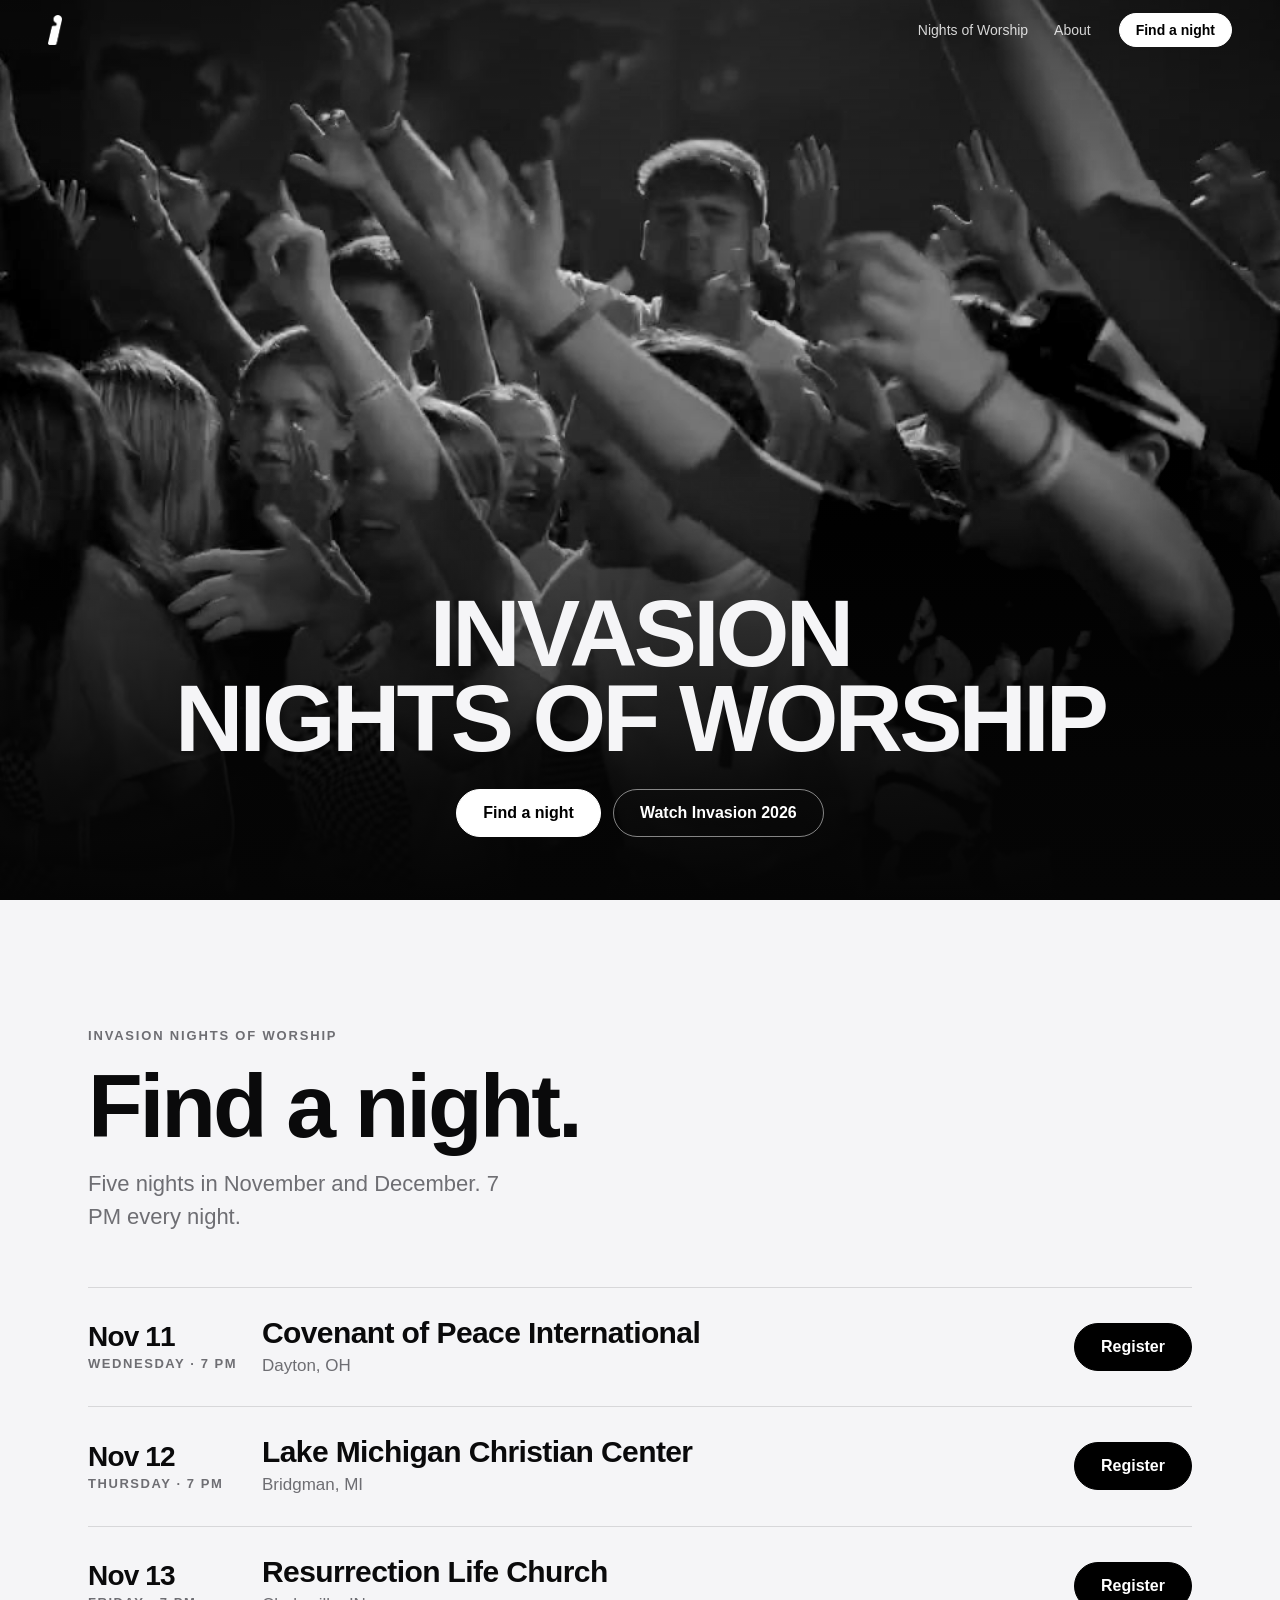
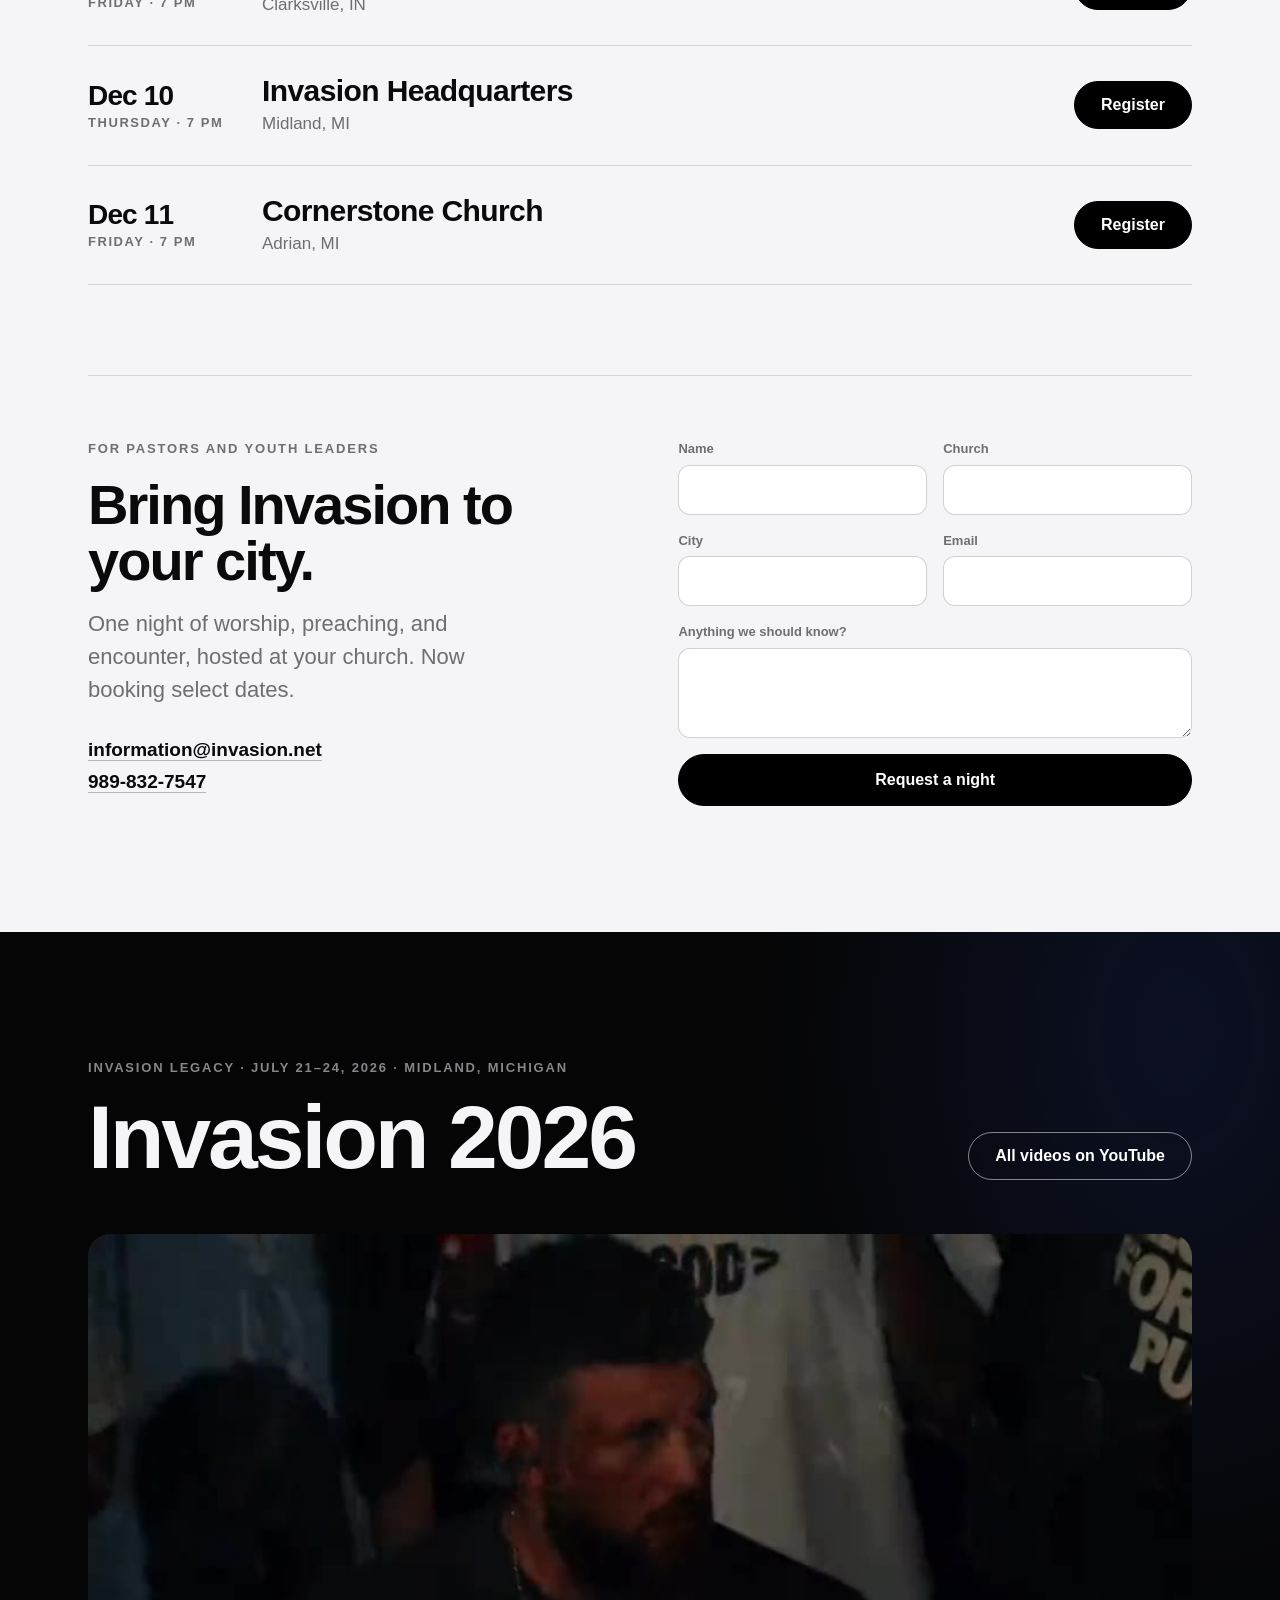
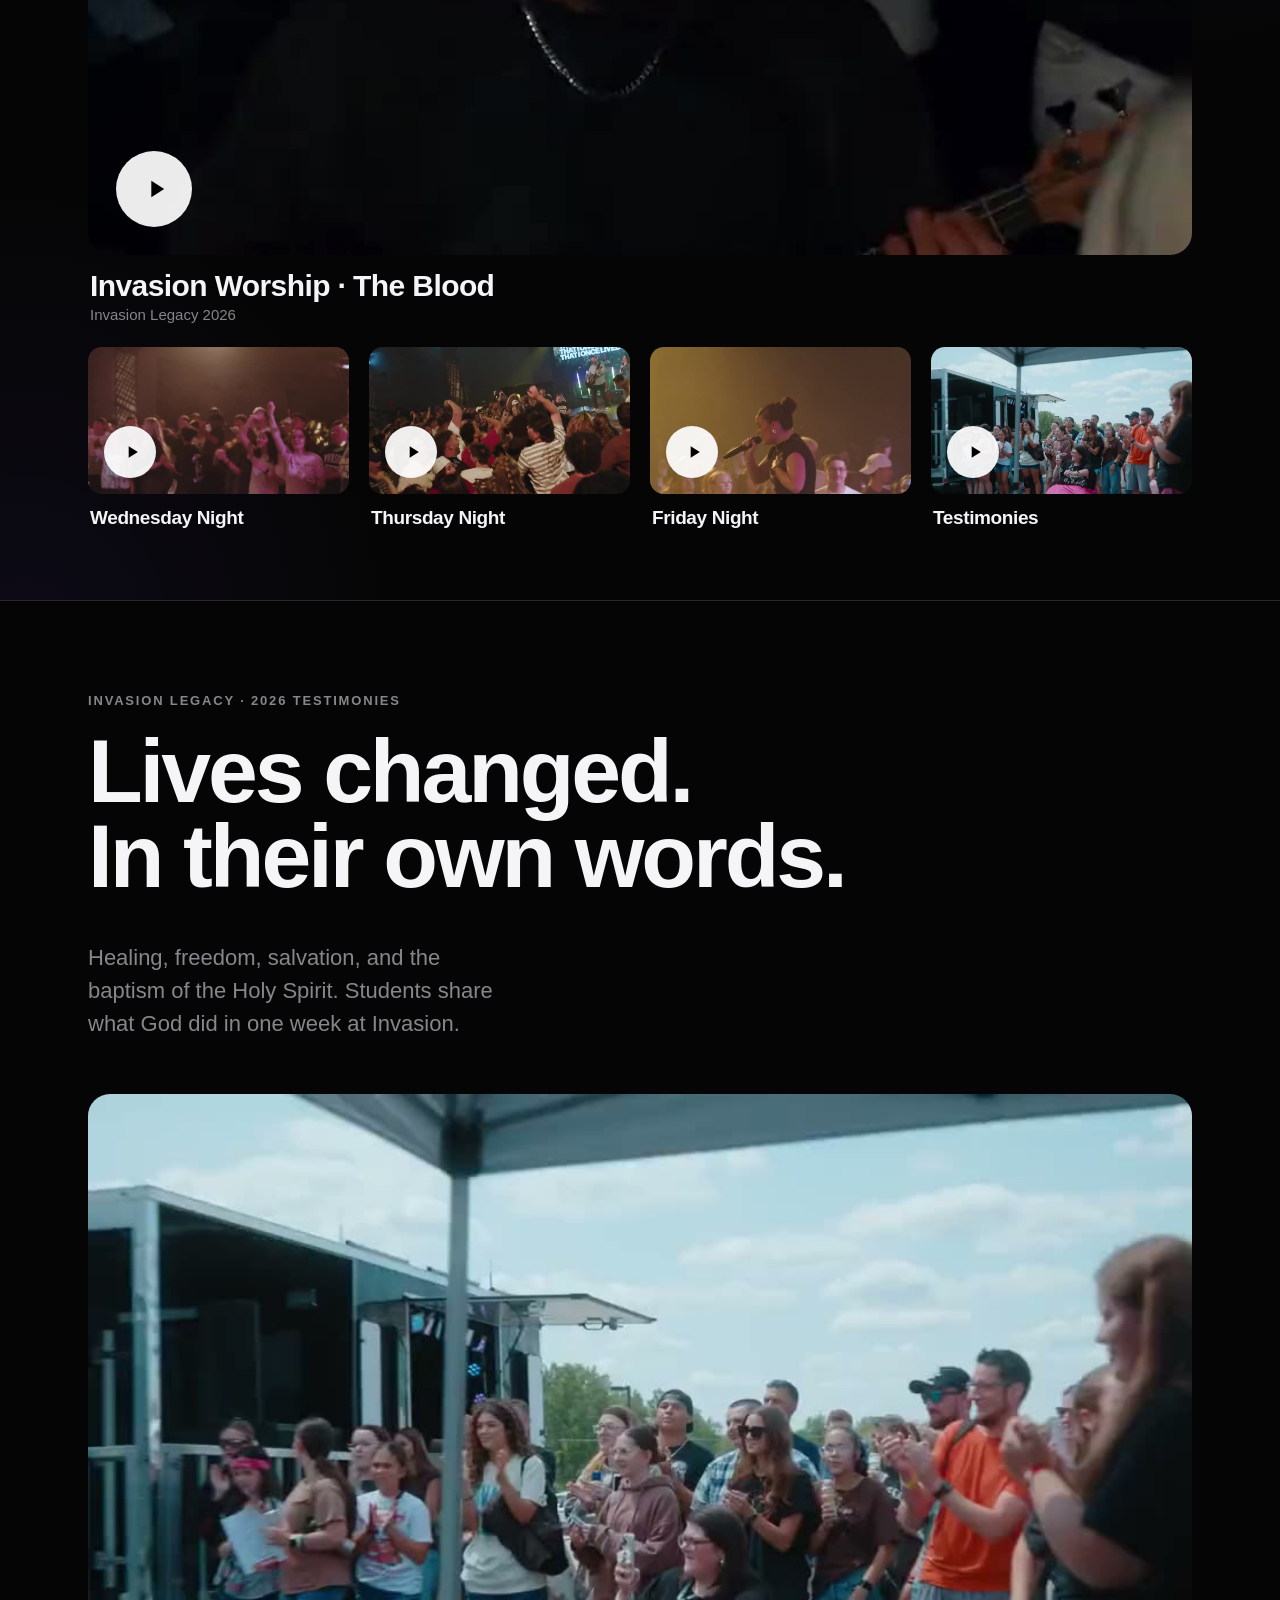
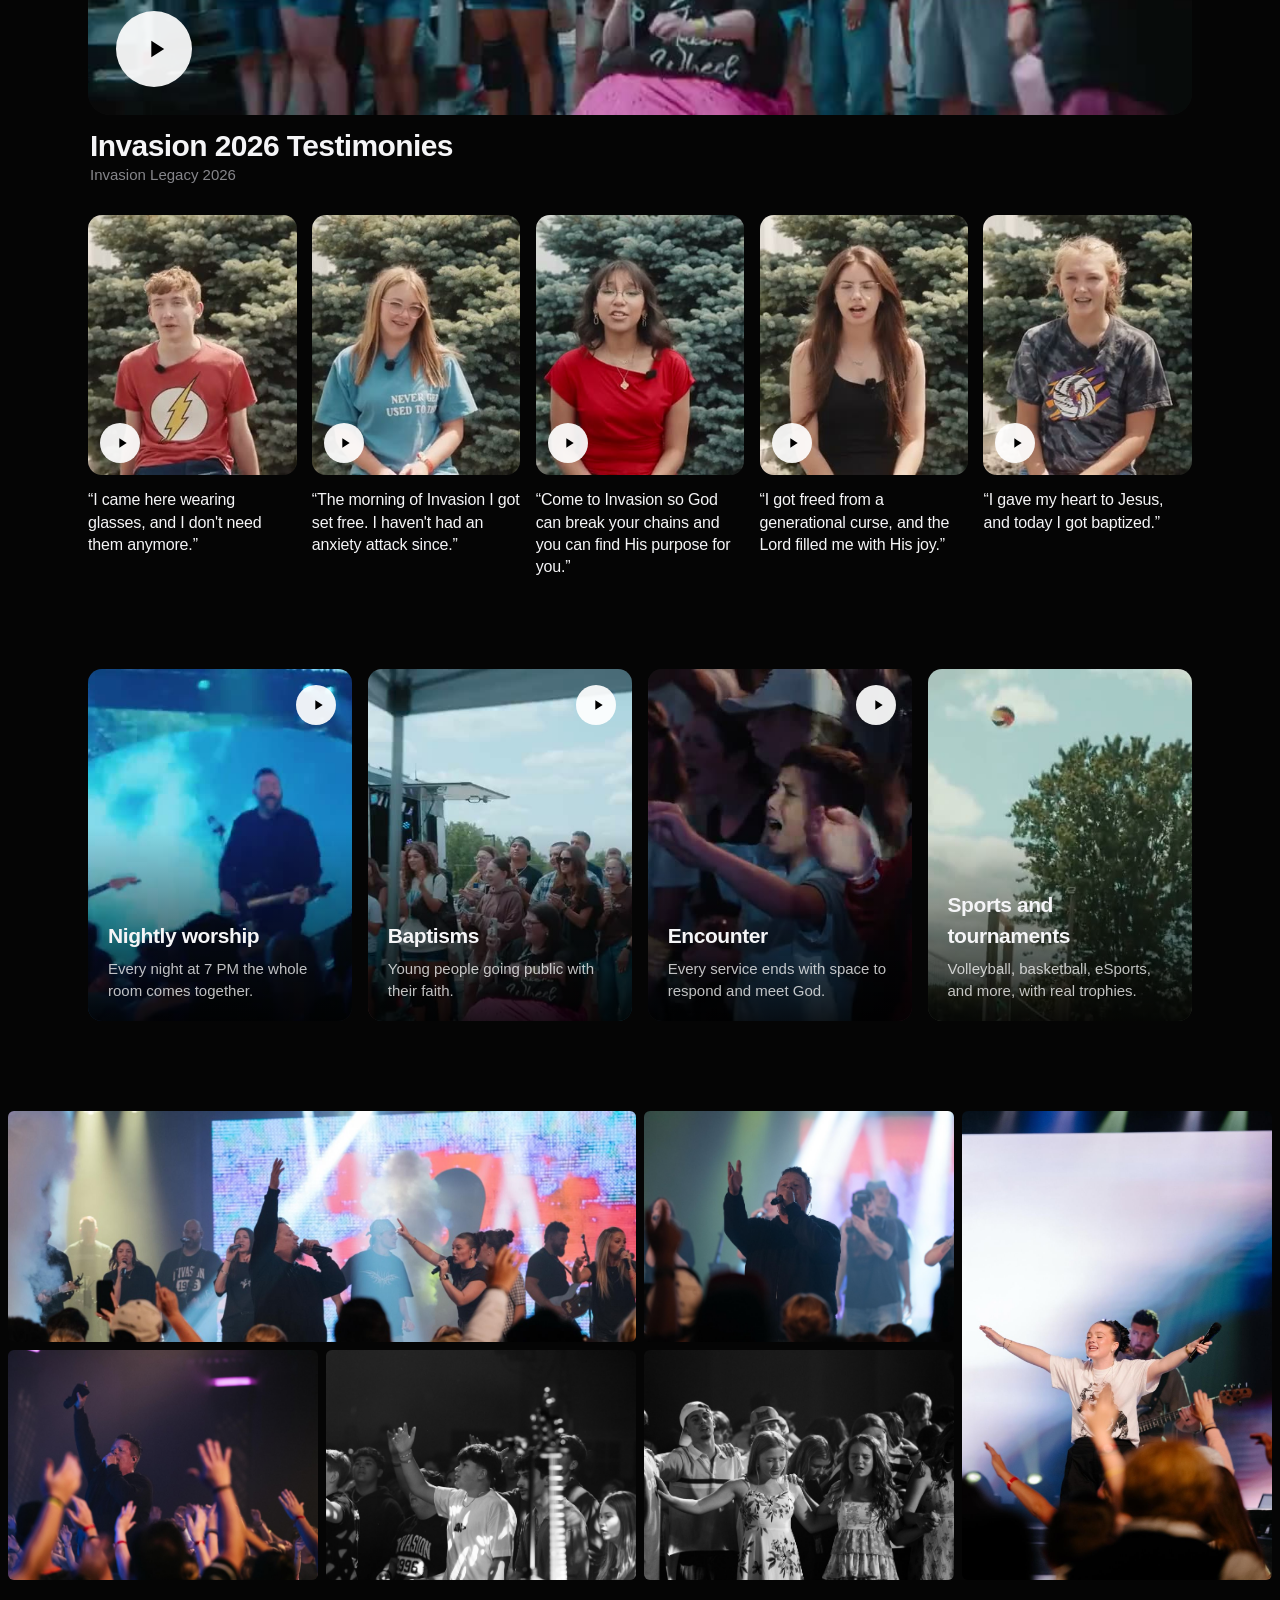
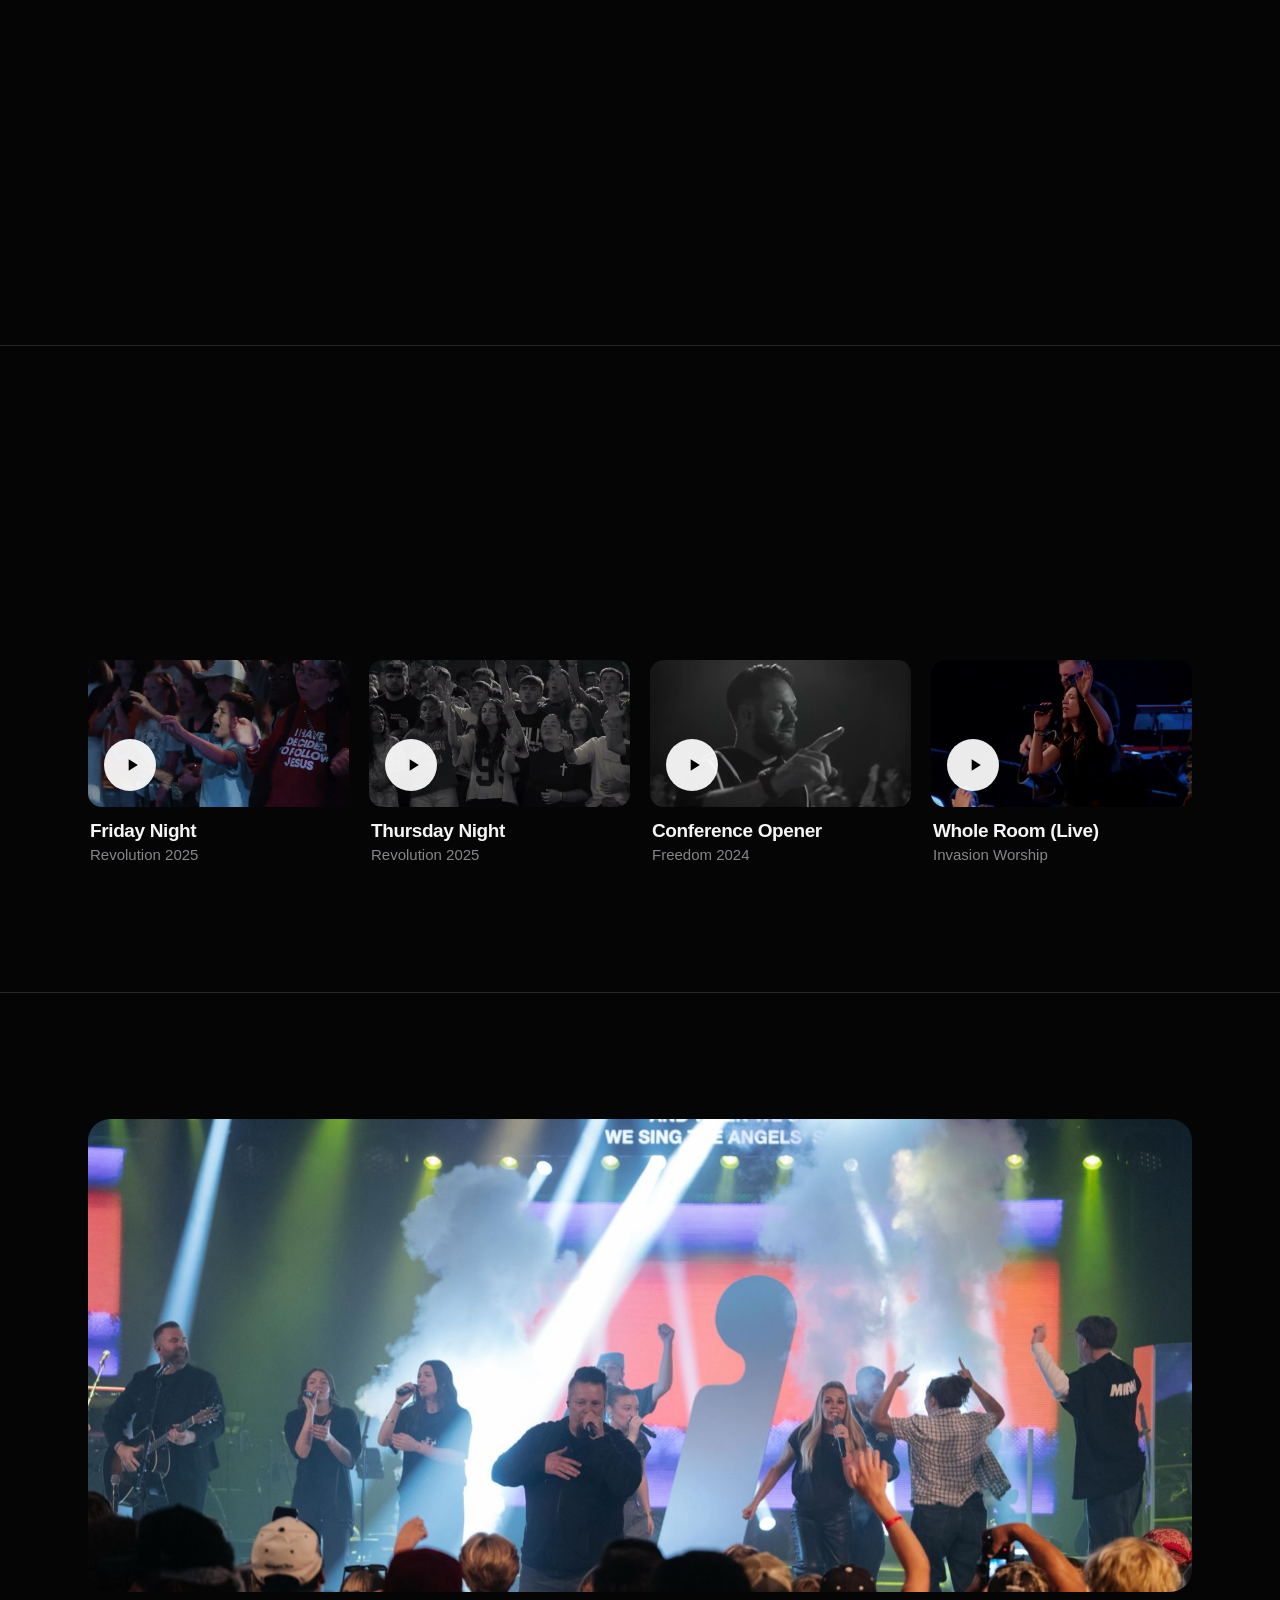
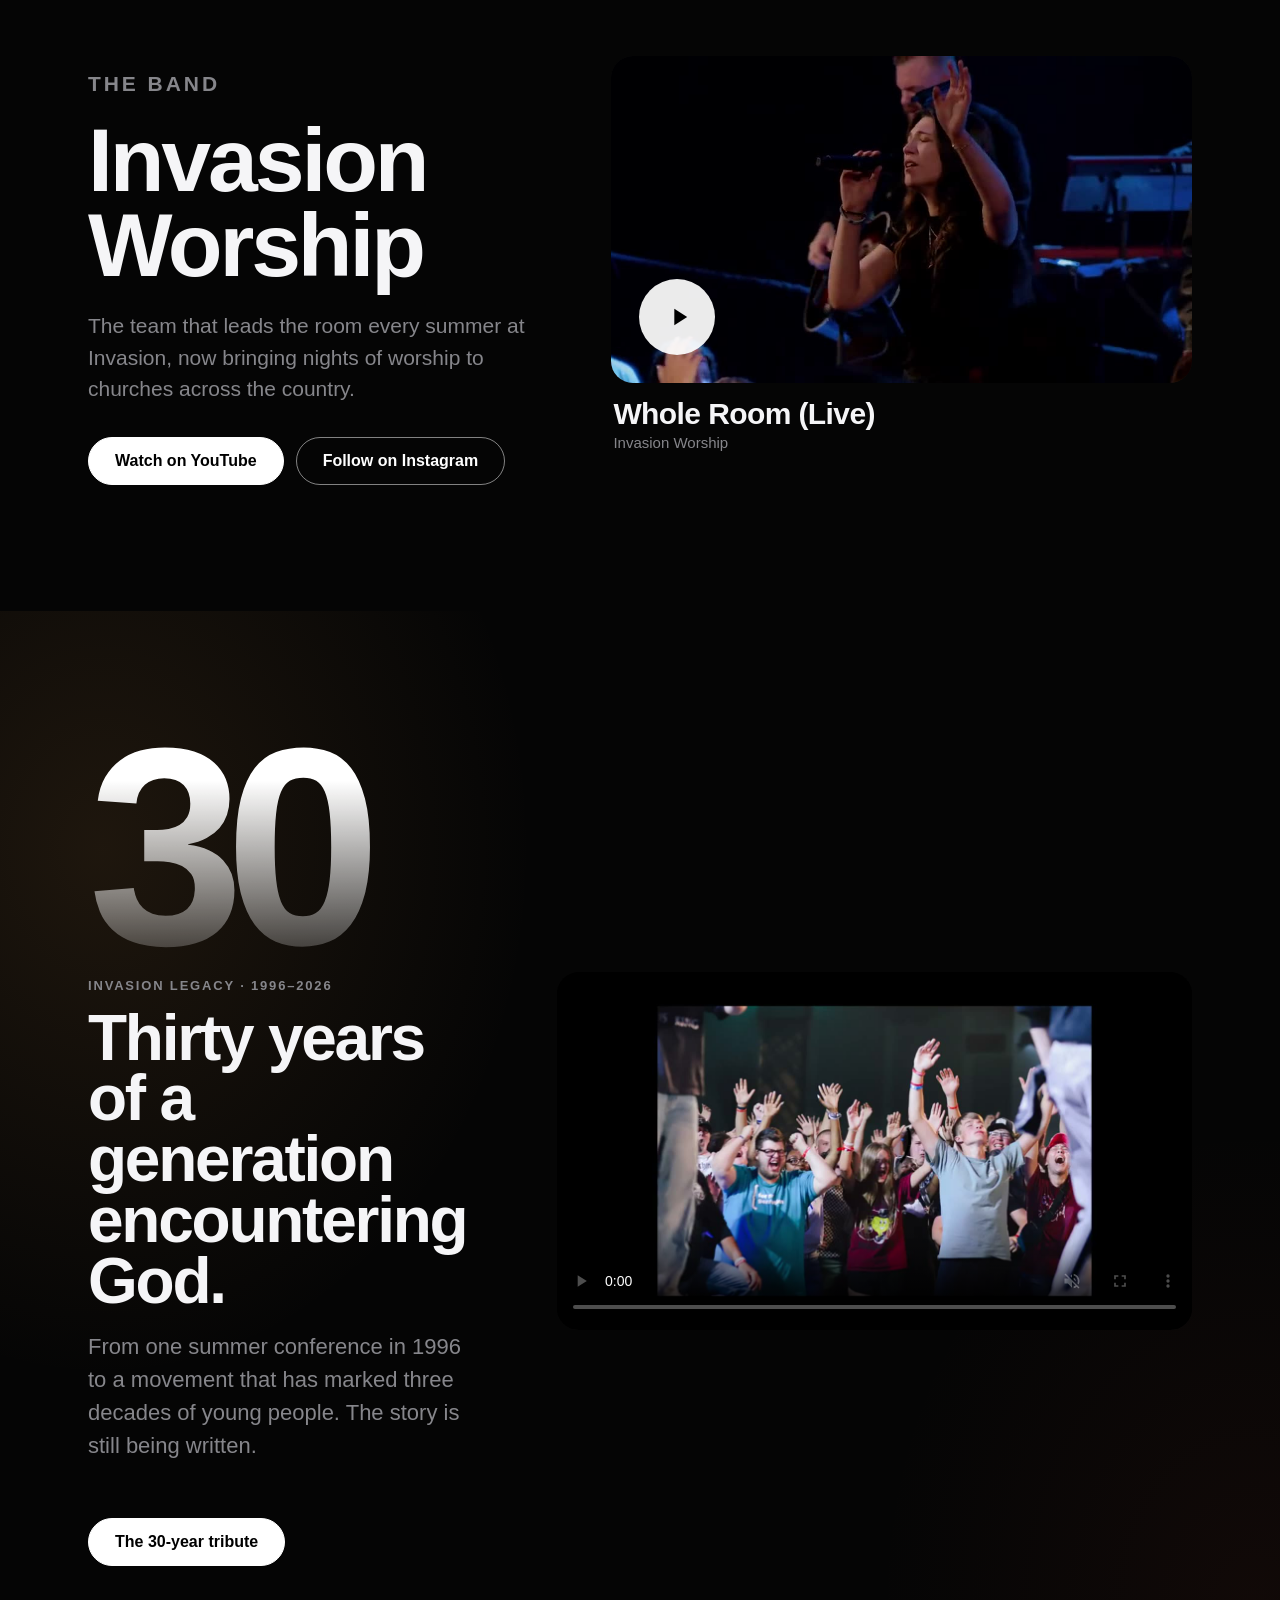
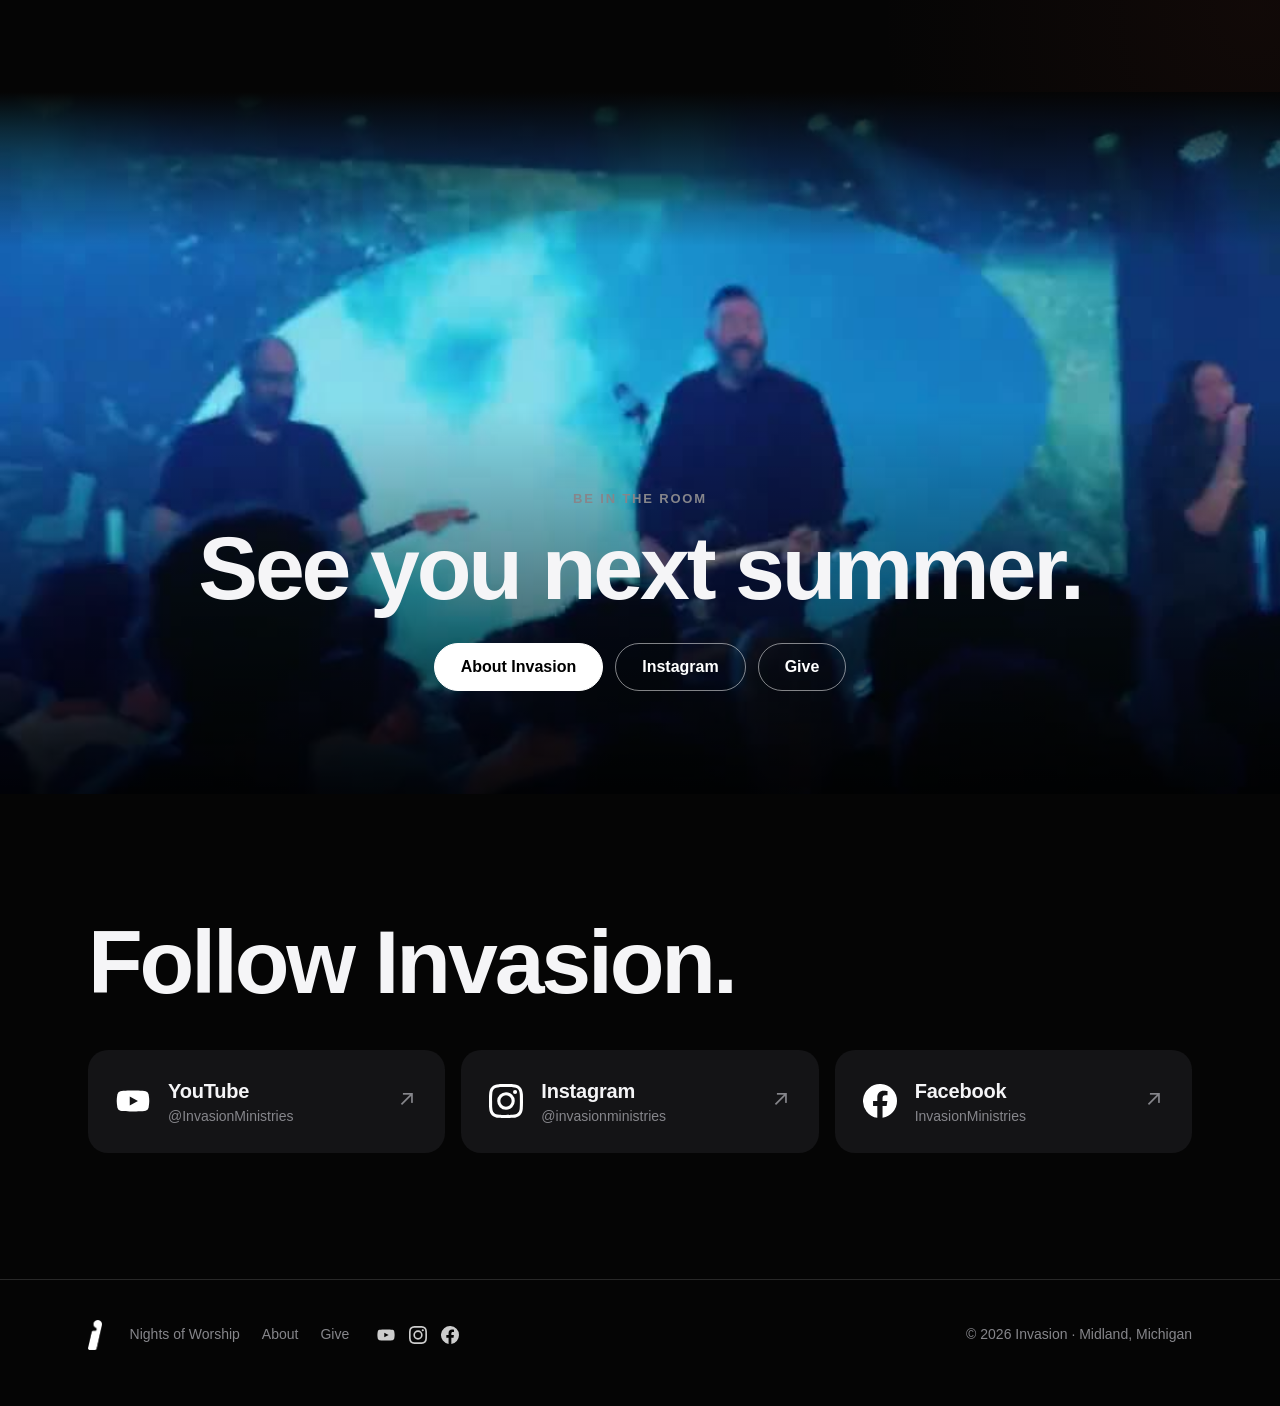
<file: index.html>
<!doctype html>
<html lang="en">
<head>
<meta charset="utf-8">
<meta name="viewport" content="width=device-width, initial-scale=1">
<title>Invasion Nights of Worship</title>
<meta name="description" content="Invasion Nights of Worship. Find a night near you, host one at your church, and watch the Invasion 2026 recaps.">
<meta property="og:title" content="Invasion Nights of Worship">
<meta property="og:description" content="Find a night near you. Watch the Invasion 2026 recaps.">
<meta property="og:image" content="assets/img/hero-poster.jpg">
<meta name="theme-color" content="#050505">
<link rel="icon" href="assets/img/icon-180.png">
<link rel="apple-touch-icon" href="assets/img/icon-180.png">
<link rel="preconnect" href="https://fonts.googleapis.com">
<link rel="preconnect" href="https://fonts.gstatic.com" crossorigin>
<link href="https://fonts.googleapis.com/css2?family=Inter+Tight:wght@400;500;600;700;800;900&display=swap" rel="stylesheet">
<link rel="stylesheet" href="assets/invasion.css?v=7">
</head>
<body>

<header class="nav" data-nav>
  <a class="brand" href="index.html" aria-label="Invasion home"><img src="assets/img/mark-white.png" alt="Invasion"></a>
  <nav class="links" aria-label="Main">
    <a href="#nights">Nights of Worship</a>
    <a href="about.html">About</a>
  </nav>
  <a class="btn btn-sm" href="#nights">Find a night</a>
</header>

<main>

  <!-- HERO -->
  <section class="hero">
    <video class="hero-video" autoplay muted loop playsinline preload="auto" poster="assets/img/hero-poster.jpg">
      <source src="assets/video/hero.mp4" type="video/mp4">
    </video>
    <div class="hero-shade"></div>
    <div class="hero-copy">
      <h1>INVASION<br>NIGHTS OF WORSHIP</h1>
      <div class="cta">
        <a class="btn" href="#nights">Find a night</a>
        <a class="btn btn-ghost" href="#recaps">Watch Invasion 2026</a>
      </div>
    </div>
  </section>

  <!-- WORSHIP NIGHTS + HOST -->
  <section class="nights" id="nights">
    <div class="wrap">
      <div class="section-head row-head">
        <div>
          <p class="eyebrow dark">Invasion Nights of Worship</p>
          <h2>Find a night.</h2>
          <p class="sub">Five nights in November and December. 7 PM every night.</p>
        </div>
      </div>
      <ol class="night-list" data-nights></ol>

      <div class="host-grid" id="host">
        <div>
          <p class="eyebrow dark">For pastors and youth leaders</p>
          <h3 class="host-t">Bring Invasion to your city.</h3>
          <p class="sub">One night of worship, preaching, and encounter, hosted at your church. Now booking select dates.</p>
          <p class="contact-line"><a data-link="email" href="#"></a><br><a data-link="phone" href="#"></a></p>
        </div>
        <form class="form" data-host-form>
          <label>Name<input name="name" required autocomplete="name"></label>
          <label>Church<input name="church" required></label>
          <label>City<input name="city" required autocomplete="address-level2"></label>
          <label>Email<input name="email" type="email" required autocomplete="email"></label>
          <label class="full">Anything we should know?<textarea name="note" rows="3"></textarea></label>
          <button class="btn btn-dark full" type="submit">Request a night</button>
        </form>
      </div>
    </div>
  </section>

  <!-- INVASION 2026 RECAPS -->
  <section class="recaps glow glow-cool" id="recaps">
    <div class="wrap">
      <div class="section-head row-head">
        <div>
          <p class="eyebrow">Invasion Legacy · July 21–24, 2026 · Midland, Michigan</p>
          <h2>Invasion 2026</h2>
        </div>
        <a class="btn btn-ghost" data-link="youtube" href="#">All videos on YouTube</a>
      </div>
      <div class="video-feature" data-video="rgXHUvPAVgI" data-clip="inv-blood" data-title="Invasion Worship · The Blood" data-where="Invasion Legacy 2026"></div>
      <div class="video-grid" data-videos="2026"></div>
    </div>
  </section>

  <!-- TESTIMONIES -->
  <section class="testi" id="testimonies">
    <div class="wrap">
      <div class="section-head row-head">
        <div>
          <p class="eyebrow">Invasion Legacy · 2026 testimonies</p>
          <h2>Lives changed.<br>In their own words.</h2>
        </div>
        <p class="sub side">Healing, freedom, salvation, and the baptism of the Holy Spirit. Students share what God did in one week at Invasion.</p>
      </div>
      <div class="video-feature" id="testi-player" data-video="onCNPrUt8Uw" data-clip="inv-fri-baptism" data-title="Invasion 2026 Testimonies" data-where="Invasion Legacy 2026"></div>
      <div class="testi-grid" data-testimonies></div>
    </div>
  </section>

  <!-- MOMENTS -->
  <section class="moments">
    <div class="wrap">
      <div class="bento" data-moments></div>
    </div>
  </section>

  <!-- HIGHLIGHTS -->
  <section class="highlights">
    <div class="mosaic">
      <img class="w2" src="assets/img/h26-shout.jpg" alt="Invasion Worship leading Lift Up a Shout at Invasion 2026" loading="lazy">
      <img src="assets/img/h26-lead.jpg" alt="Worship leader with hand raised" loading="lazy">
      <img class="tall" src="assets/img/h26-joy.jpg" alt="A student with arms wide open in worship" loading="lazy">
      <img src="assets/img/h26-hands.jpg" alt="Hands raised as the band leads" loading="lazy">
      <img src="assets/img/h26-1996.jpg" alt="A student worshipping in an Invasion 1996 shirt" loading="lazy">
      <img class="w2" src="assets/img/h26-friends.jpg" alt="Friends at the Legacy sign" loading="lazy">
      <img src="assets/img/h26-dance.jpg" alt="Students celebrating together" loading="lazy">
      <img src="assets/img/h26-skit.jpg" alt="A cowboy skit on the main stage" loading="lazy">
      <img src="assets/img/h26-stage.jpg" alt="Students on stage after giving their lives to Jesus" loading="lazy">
    </div>
  </section>

  <!-- PAST YEARS -->
  <section class="past">
    <div class="wrap">
      <div class="section-head row-head">
        <div>
          <p class="eyebrow">Past years</p>
          <h2>Revolution 2025 and Freedom 2024</h2>
        </div>
        <a class="btn btn-ghost" href="about.html#thirty">Every year of Invasion</a>
      </div>
      <div class="video-grid" data-videos="past"></div>
    </div>
  </section>

  <!-- INVASION WORSHIP -->
  <section class="team" id="team">
    <div class="wrap">
      <figure class="team-hero"><img src="assets/img/band-thu.jpg" alt="Invasion Worship on stage at Invasion 2026" loading="lazy" style="object-position:50% 25%"></figure>
      <div class="team-row">
        <div class="team-copy">
          <p class="eyebrow">The band</p>
          <h2>Invasion Worship</h2>
          <p>The team that leads the room every summer at Invasion, now bringing nights of worship to churches across the country.</p>
          <div class="cta">
            <a class="btn" data-link="youtube" href="#">Watch on YouTube</a>
            <a class="btn btn-ghost" data-link="instagram" href="#">Follow on Instagram</a>
          </div>
        </div>
        <div class="video-feature" data-video="rOewvj6FCJE" data-clip="inv-wholeroom" data-title="Whole Room (Live)" data-where="Invasion Worship"></div>
      </div>
    </div>
  </section>

  <!-- 30 YEARS -->
  <section class="thirty glow glow-warm">
    <div class="wrap thirty-grid">
      <div>
        <p class="thirty-num" aria-hidden="true">30</p>
        <p class="eyebrow">Invasion Legacy · 1996–2026</p>
        <h2>Thirty years of a generation encountering God.</h2>
        <p class="sub">From one summer conference in 1996 to a movement that has marked three decades of young people. The story is still being written.</p>
        <div class="cta"><a class="btn" href="about.html#thirty">The 30-year tribute</a></div>
      </div>
      <div class="yt-live" data-autoplay-video="h34WI6Ly3a0" data-title="Invasion 30-Year Tribute"></div>
    </div>
  </section>

  <!-- SEE YOU NEXT SUMMER -->
  <section class="feature">
    <video class="feature-media" autoplay muted loop playsinline preload="metadata" poster="assets/clips/inv-wed-band.jpg"><source src="assets/clips/inv-wed-band.mp4" type="video/mp4"></video>
    <div class="wrap feature-in">
      <p class="eyebrow">Be in the room</p>
      <h2>See you next summer.</h2>
      <div class="cta">
        <a class="btn" href="about.html">About Invasion</a>
        <a class="btn btn-ghost" data-link="instagram" href="#">Instagram</a>
        <a class="btn btn-ghost" data-link="give" href="#">Give</a>
      </div>
    </div>
  </section>

  <!-- FOLLOW -->
  <section class="follow">
    <div class="wrap">
      <h2>Follow Invasion.</h2>
      <div class="follow-links" data-social-big></div>
    </div>
  </section>

</main>

<footer class="foot">
  <div class="wrap foot-row">
    <a class="brand" href="index.html" aria-label="Invasion home"><img src="assets/img/mark-white.png" alt="Invasion"></a>
    <nav aria-label="Footer">
      <a href="#nights">Nights of Worship</a>
      <a href="about.html">About</a>
      <a data-link="give" href="#">Give</a>
    </nav>
    <div class="nav-social" data-social-icons></div>
    <p class="fine">© <span data-year></span> Invasion · Midland, Michigan</p>
  </div>
</footer>

<script src="assets/invasion.js?v=11"></script>
</body>
</html>
</file>
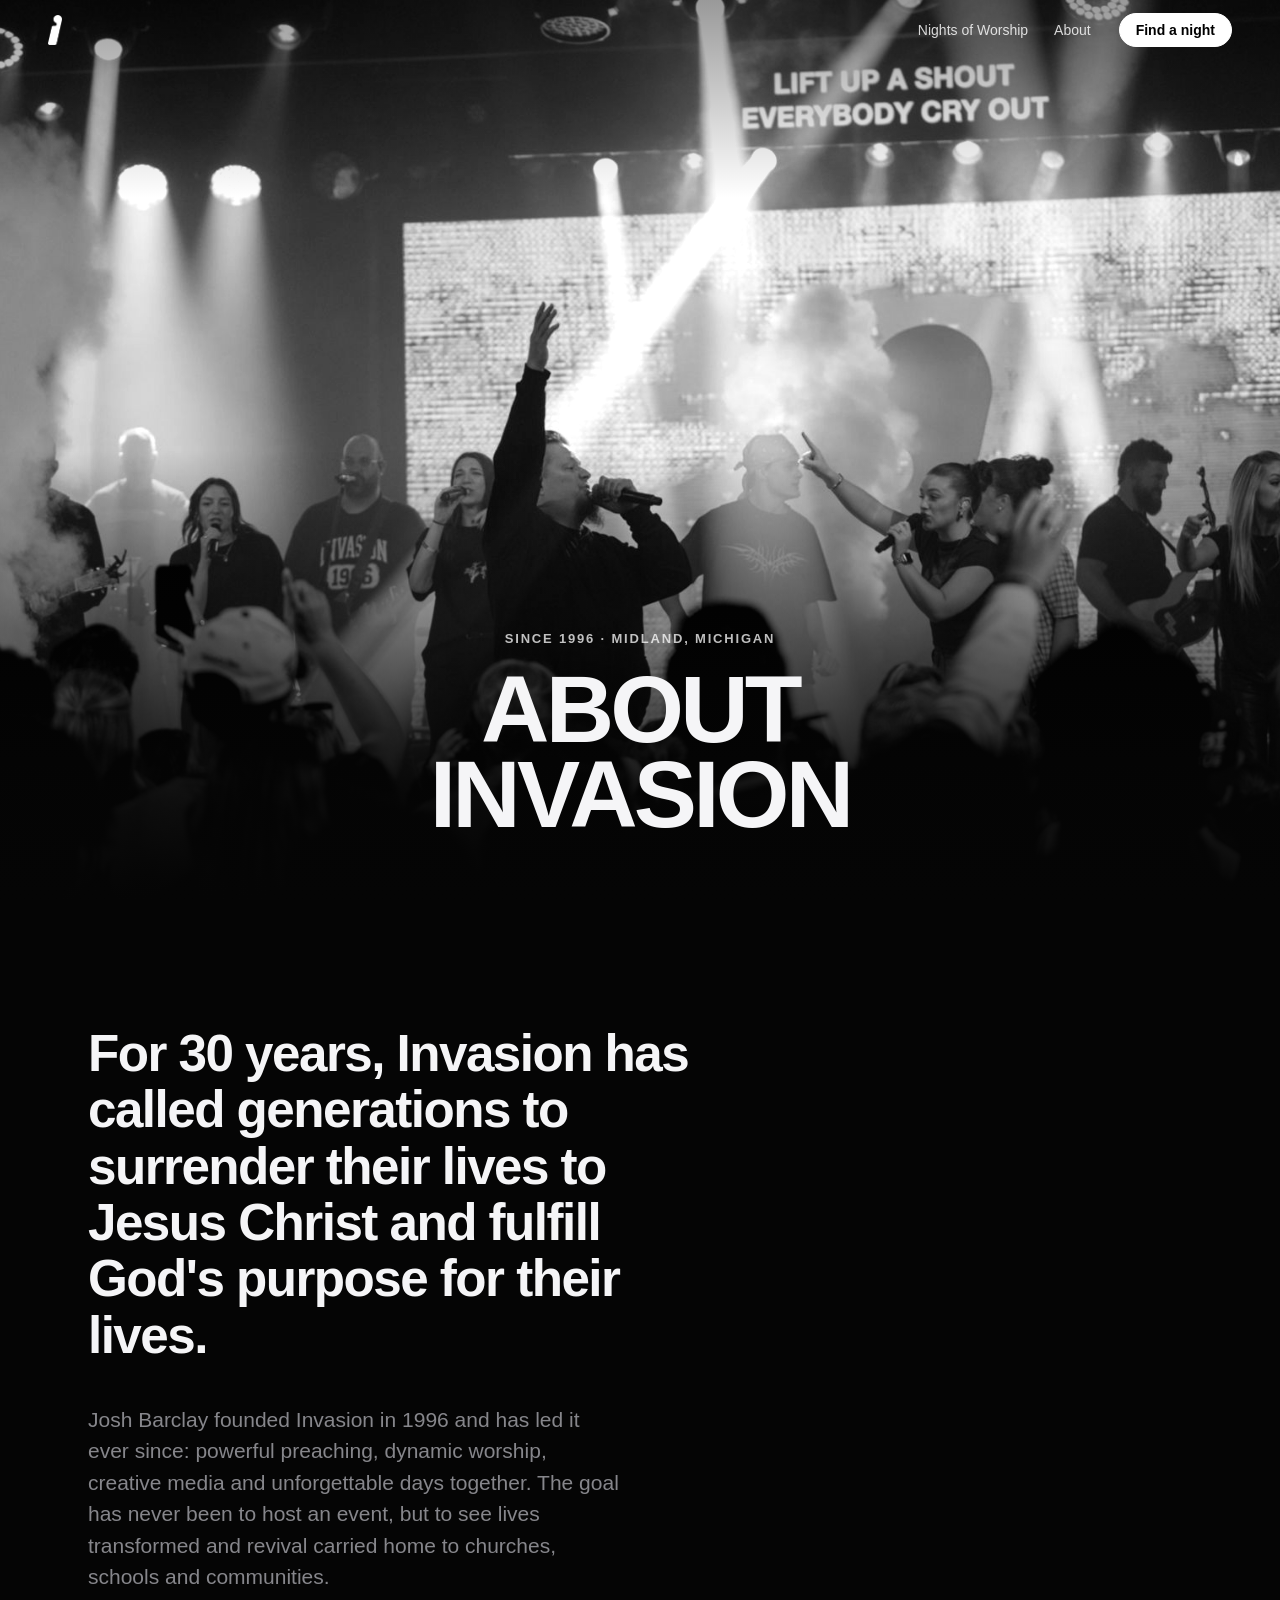
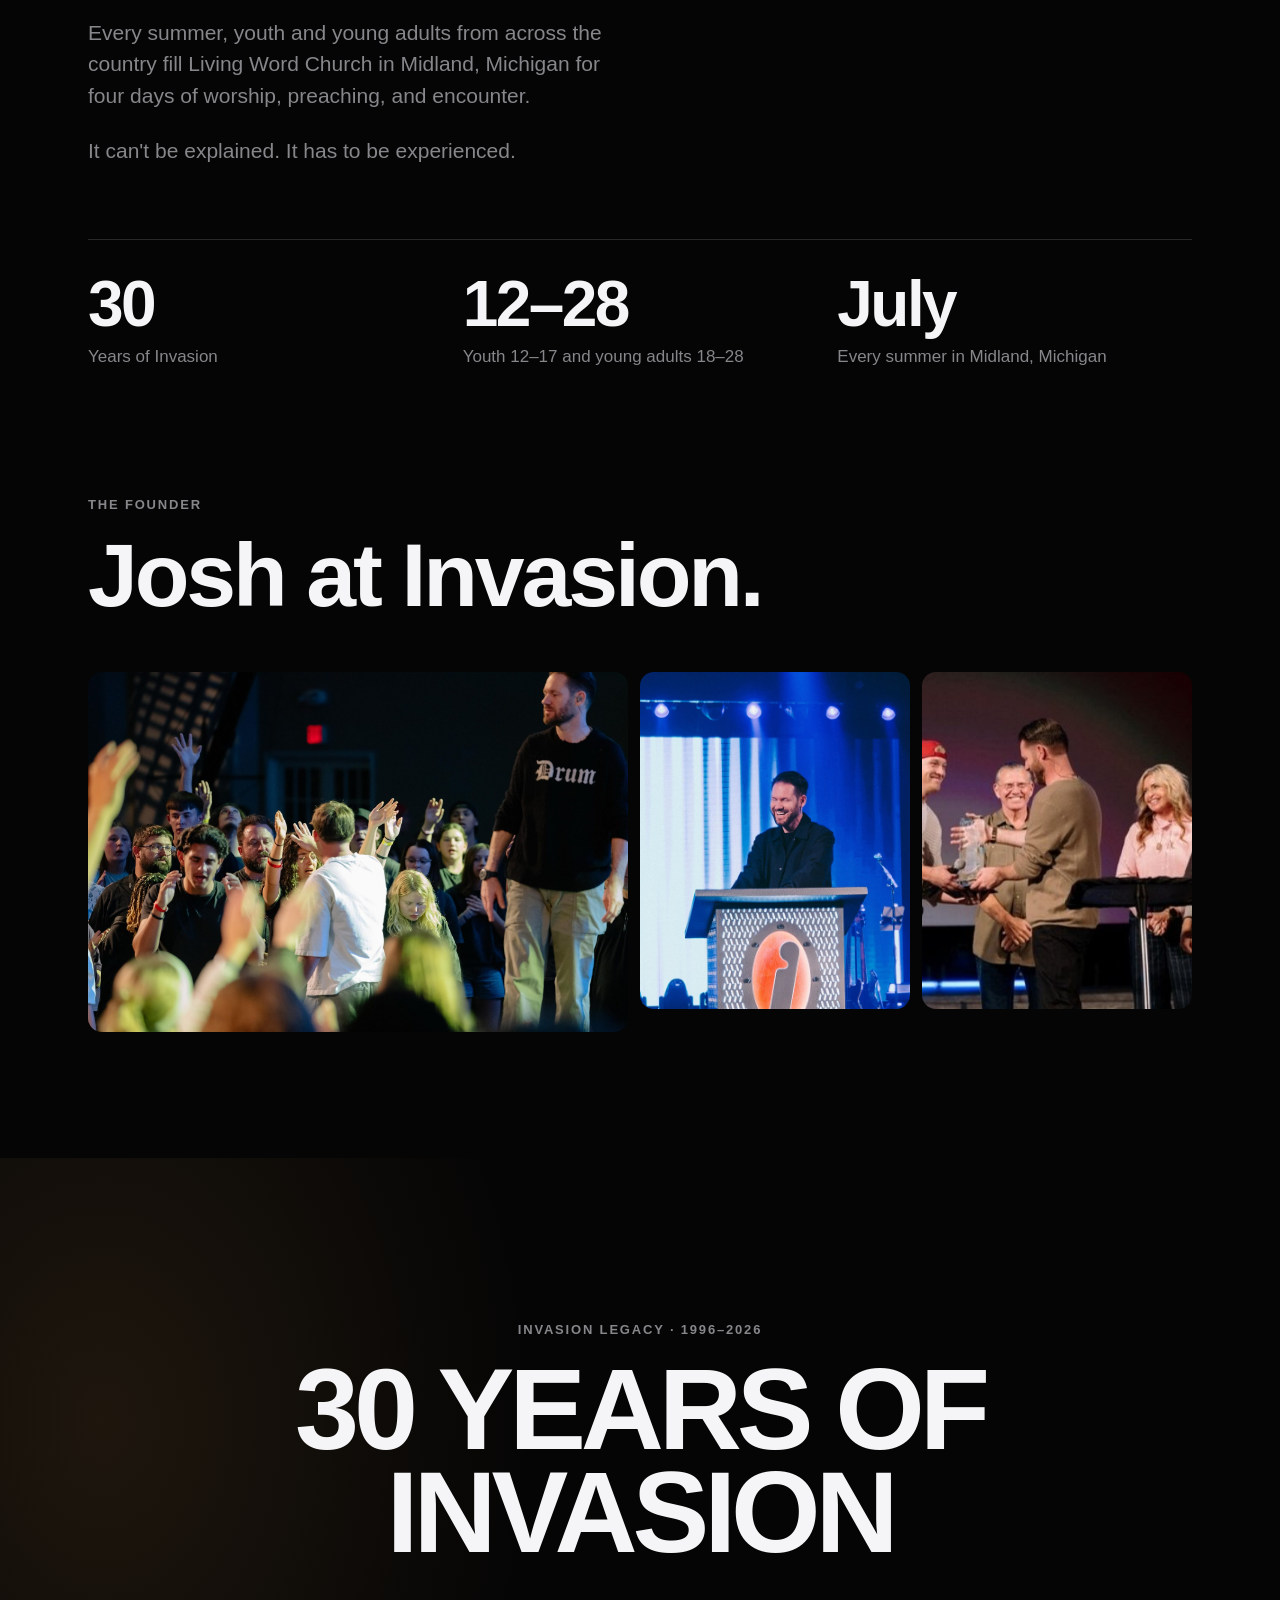
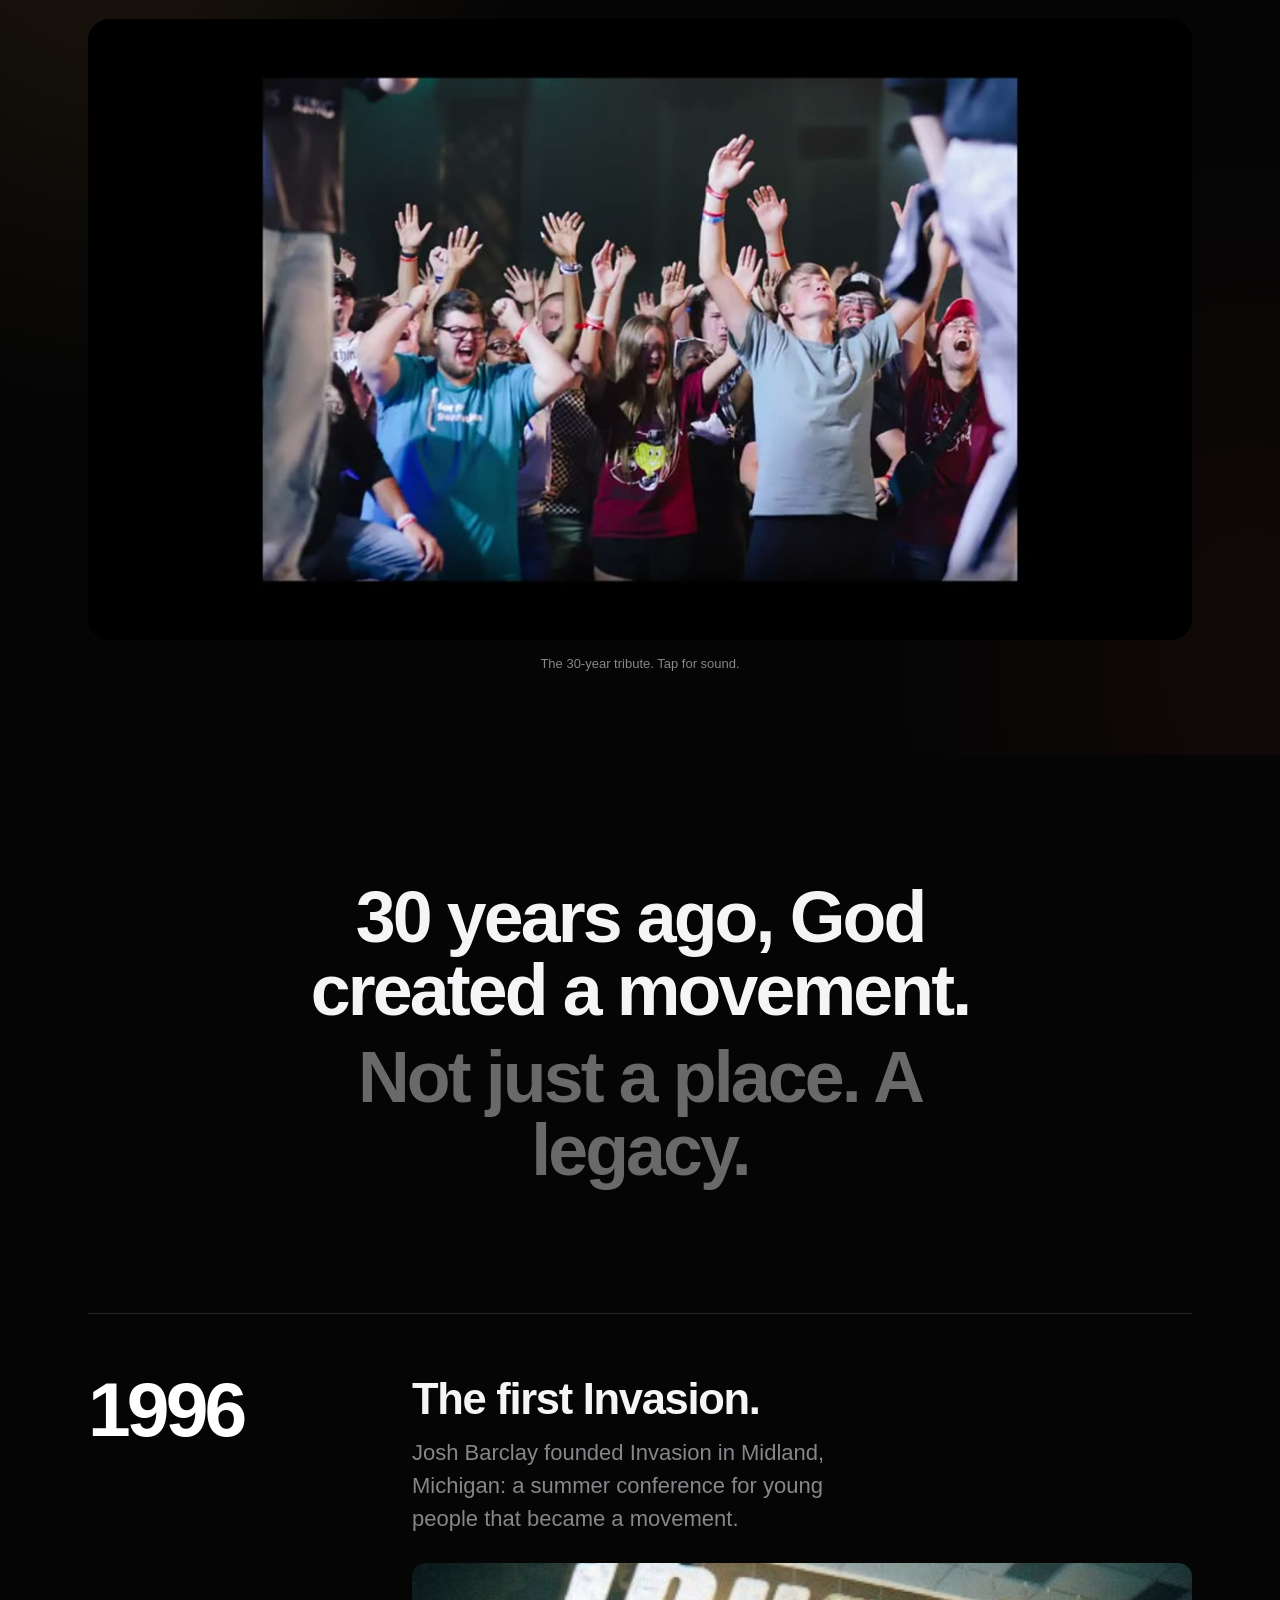
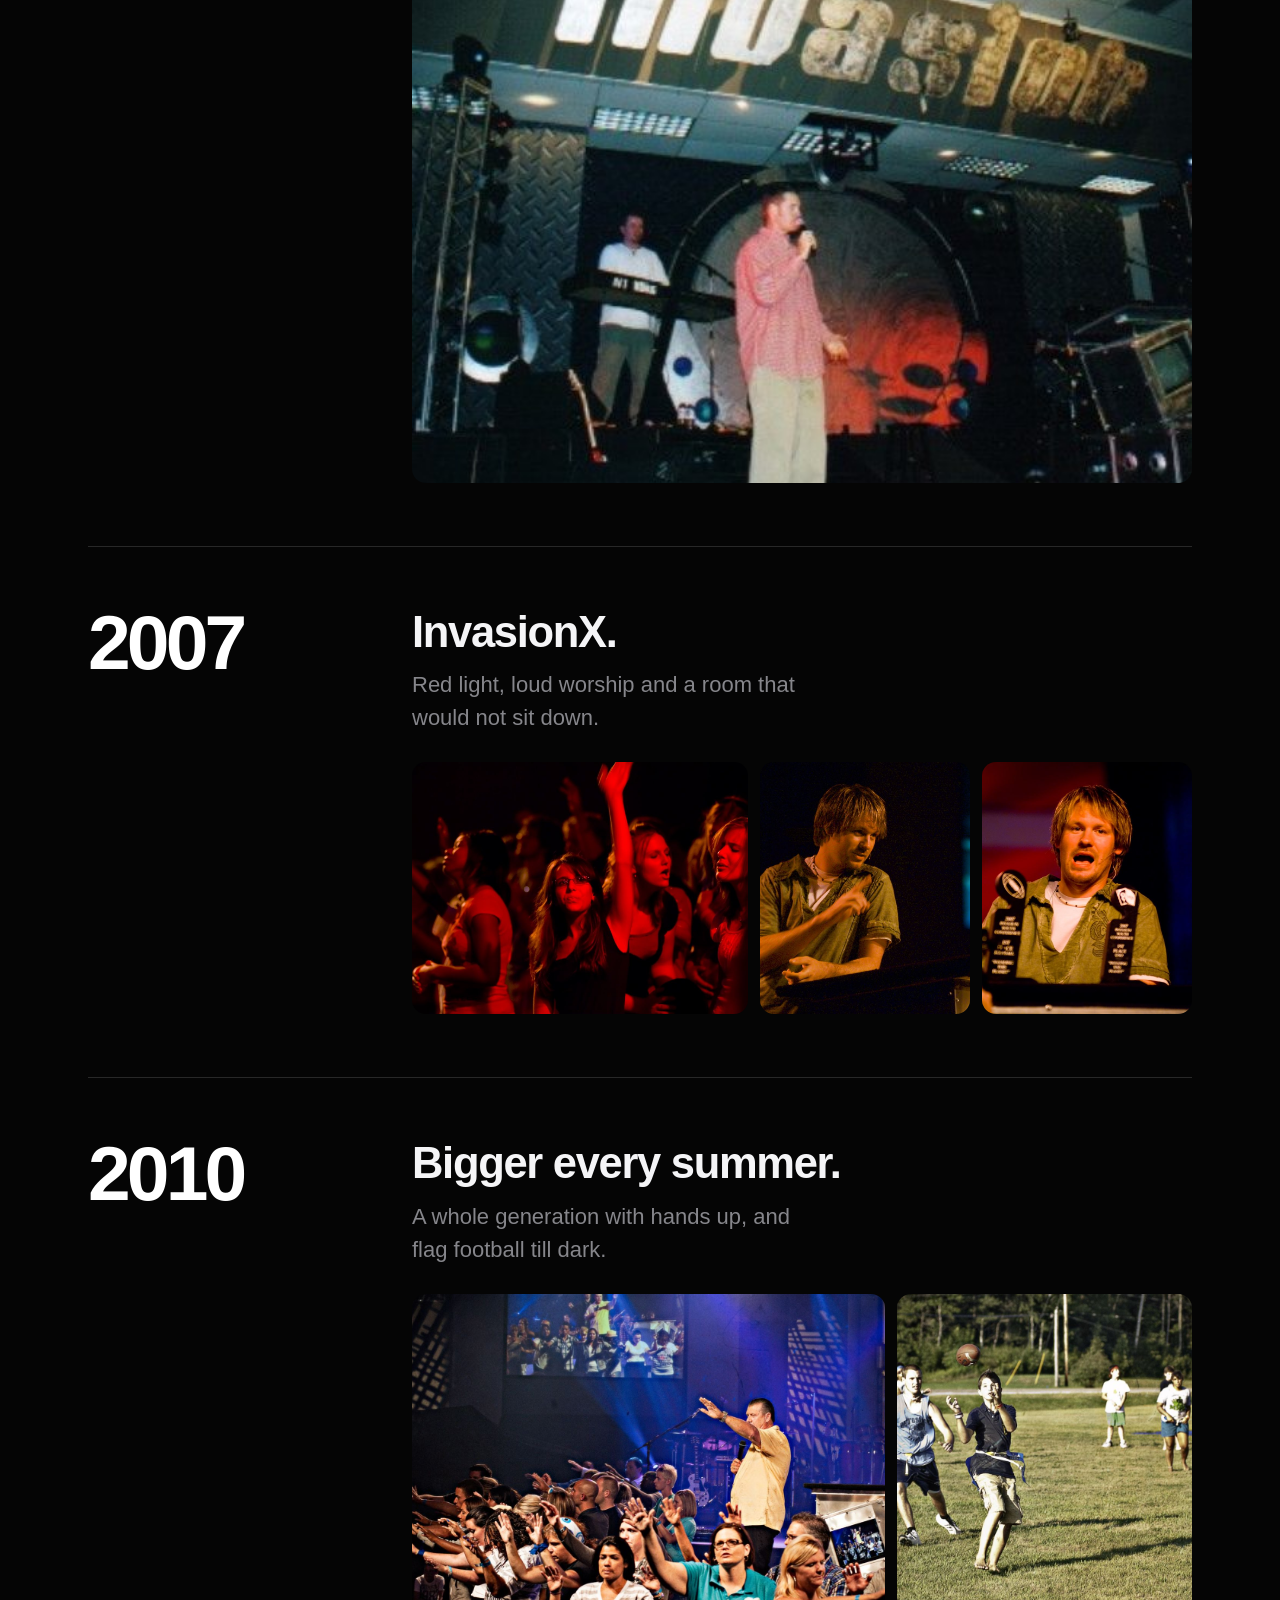
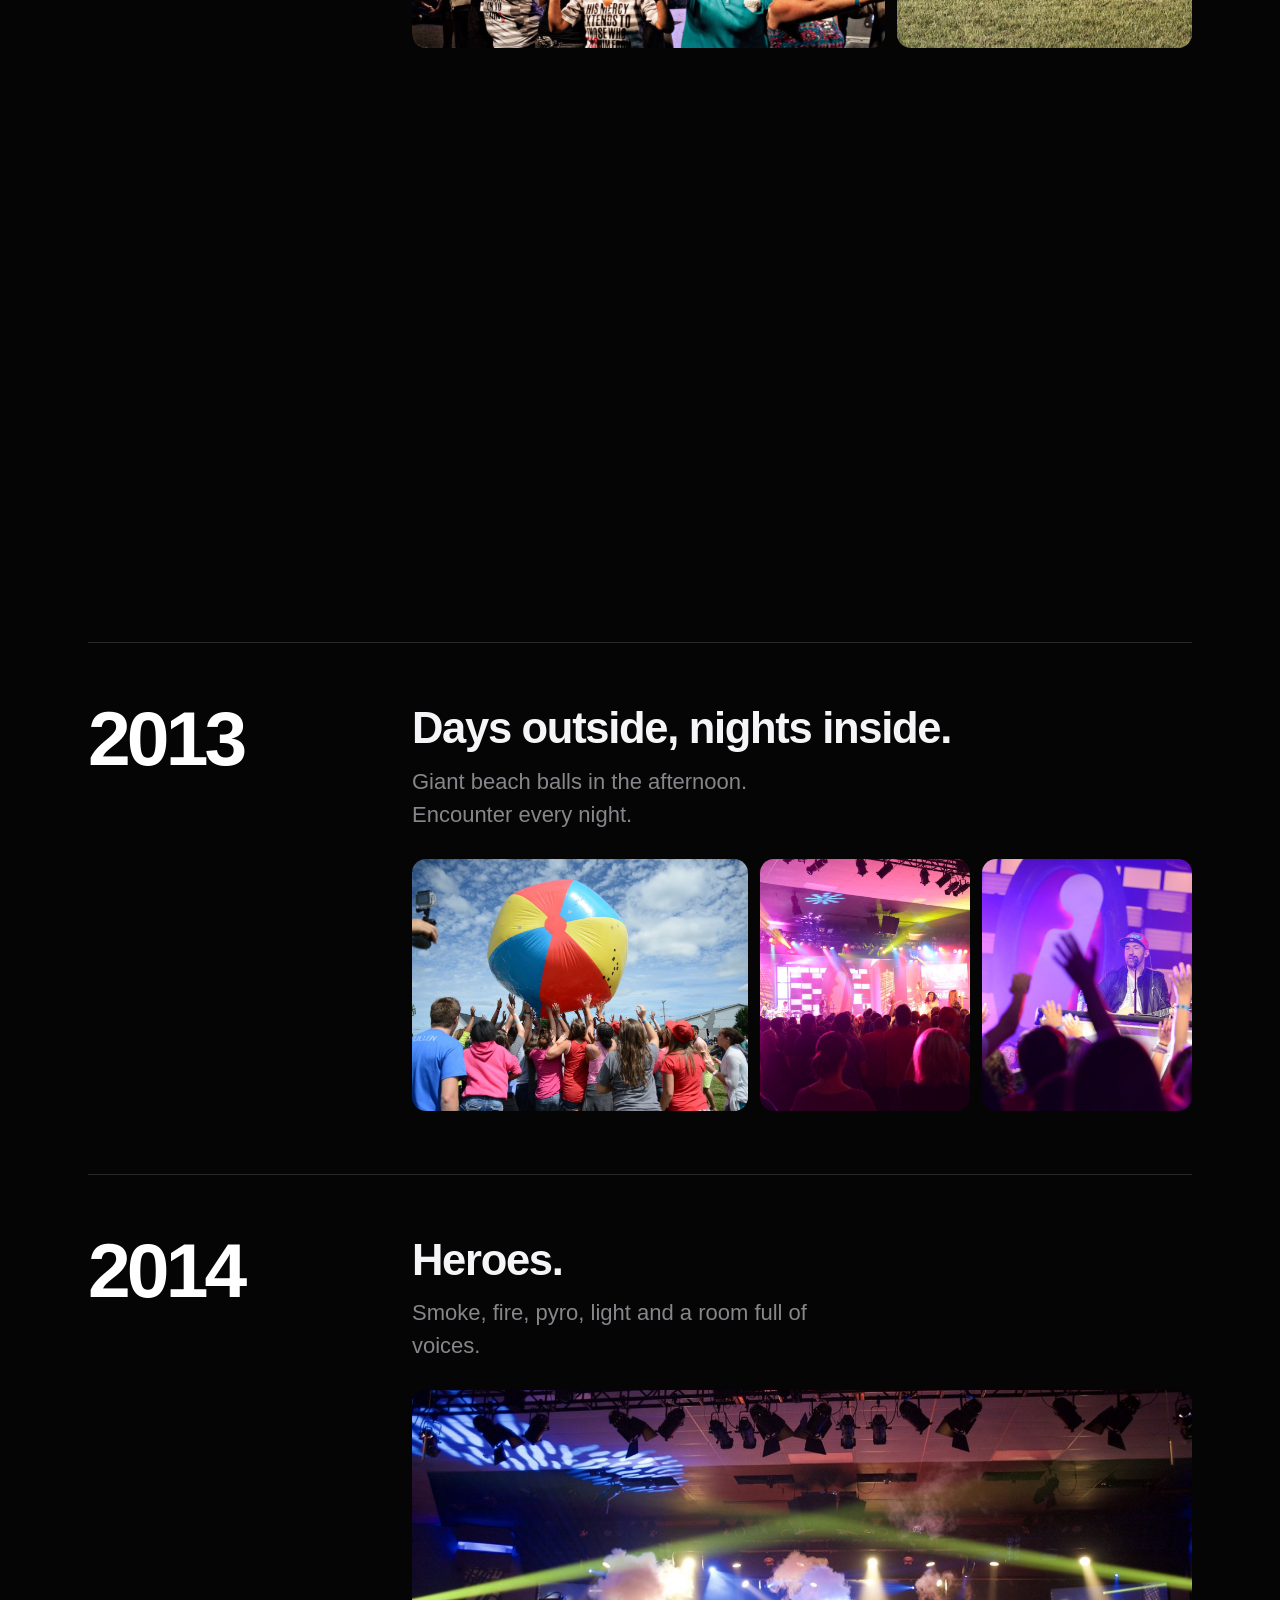
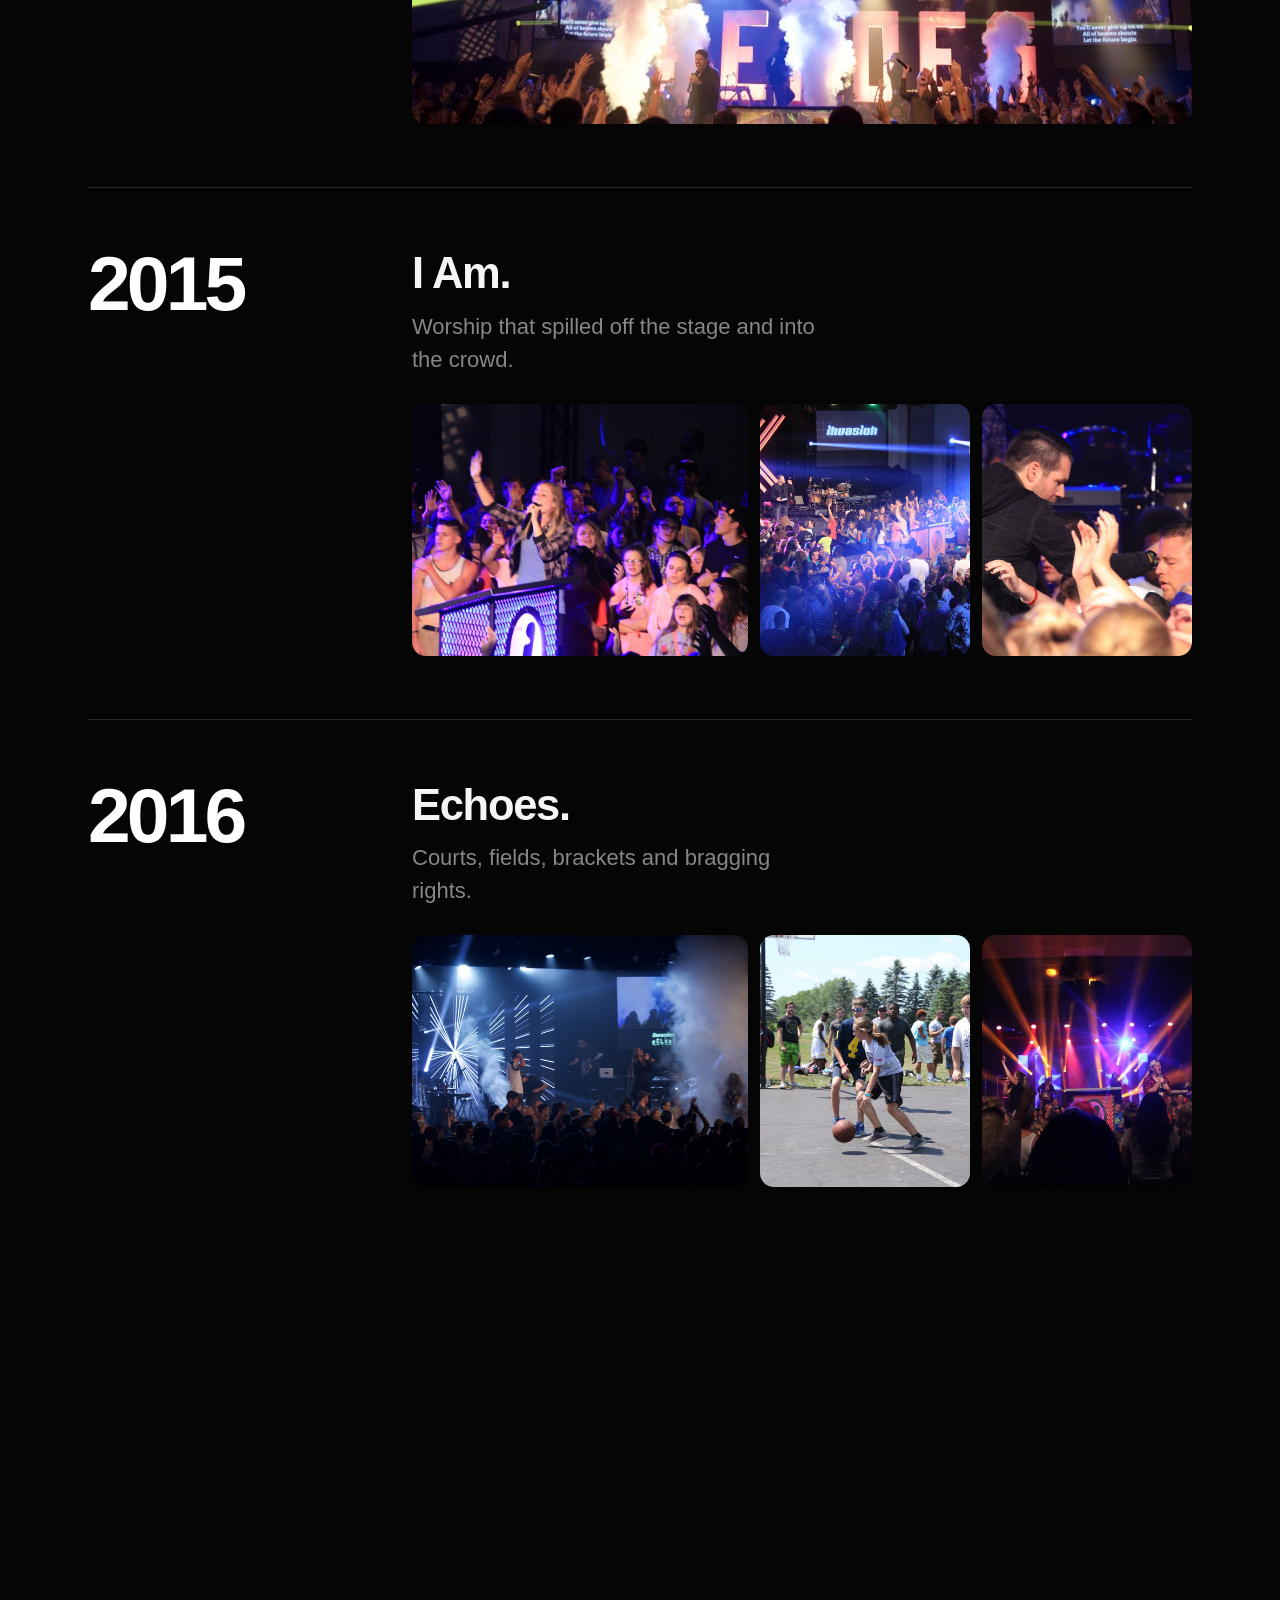
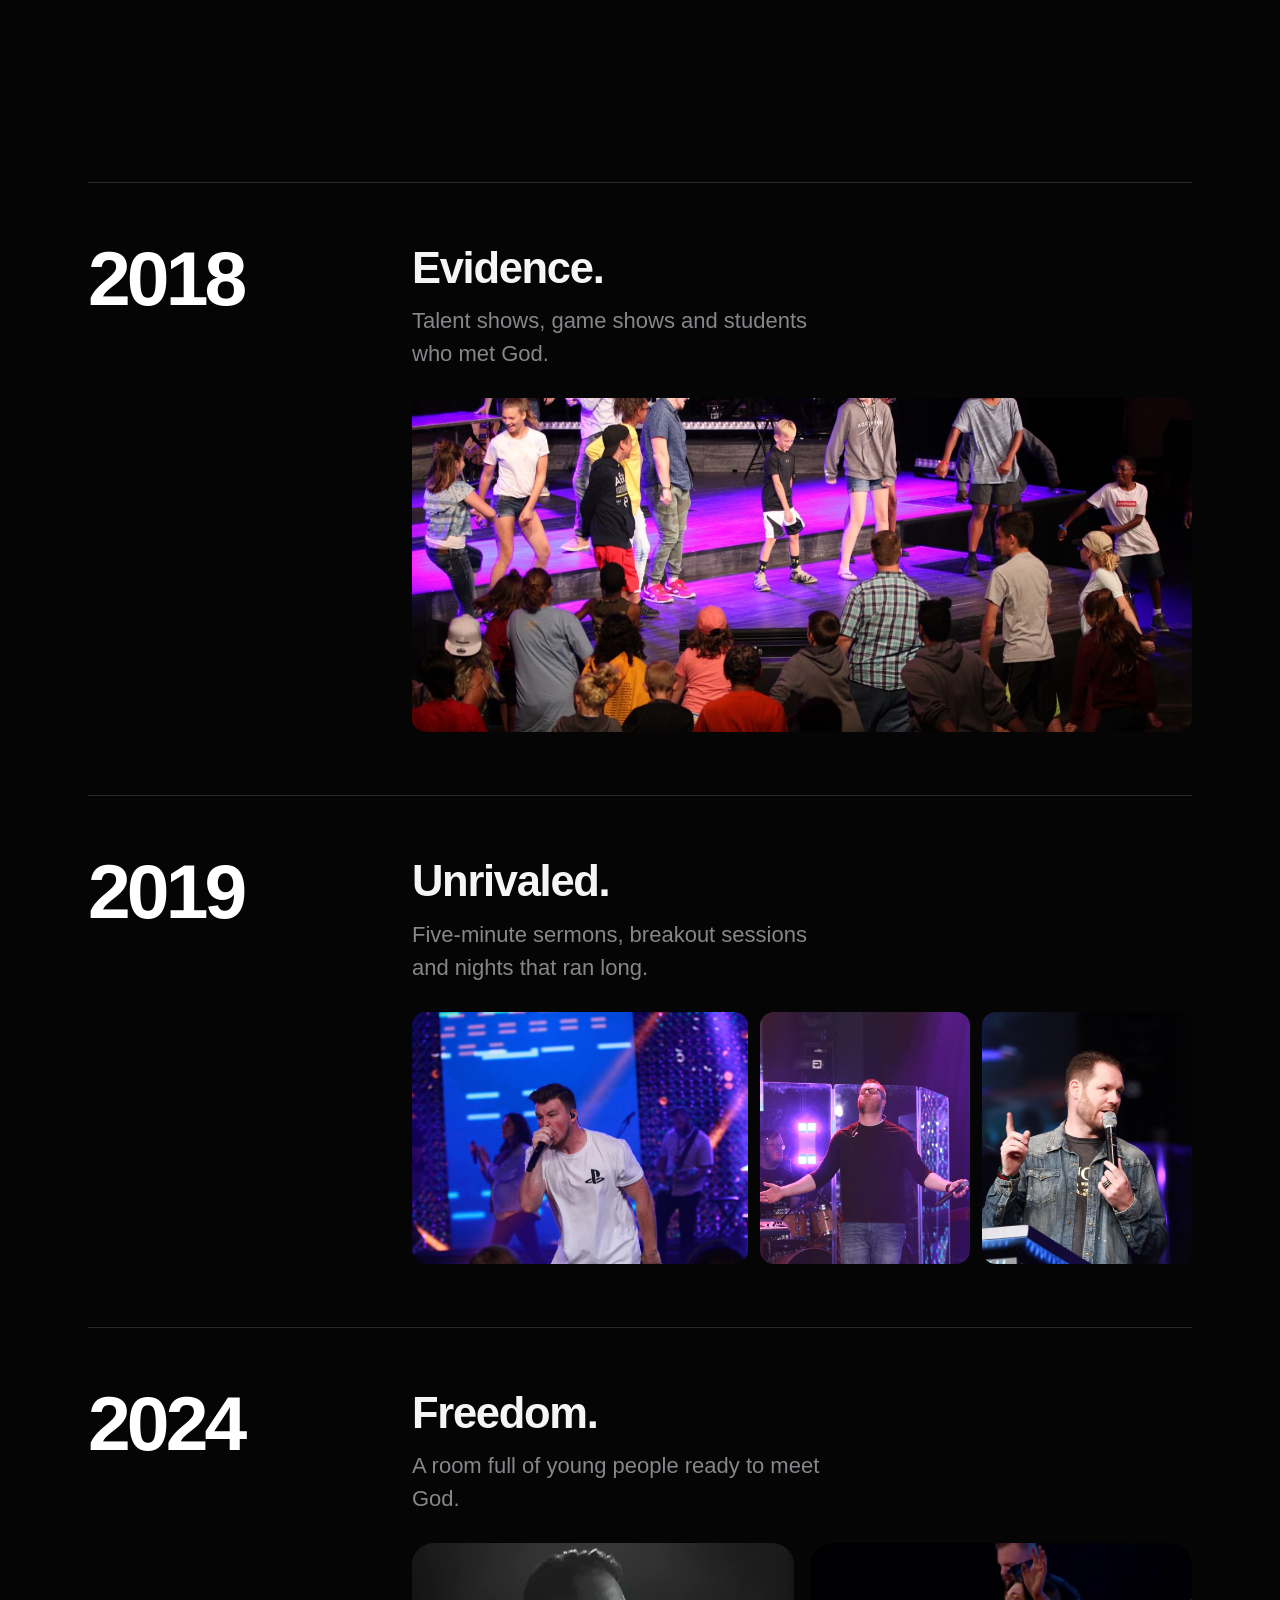
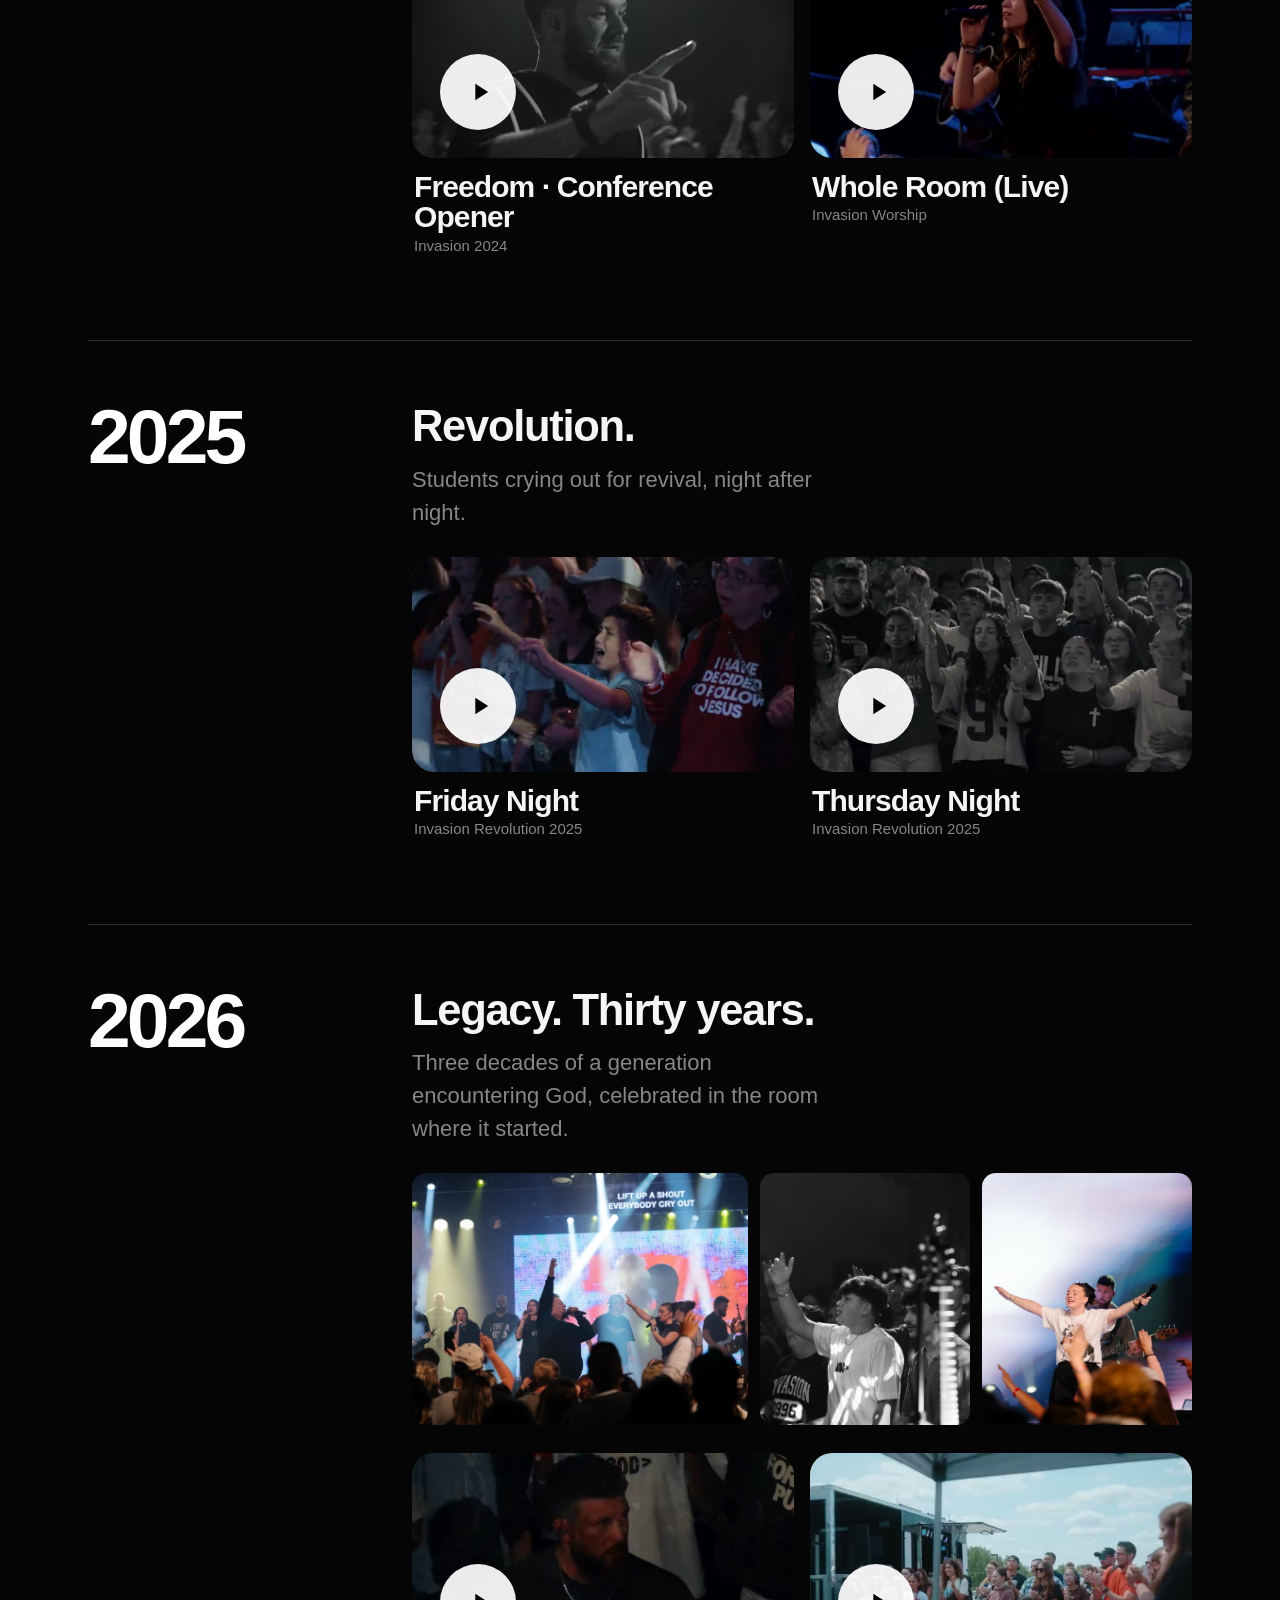
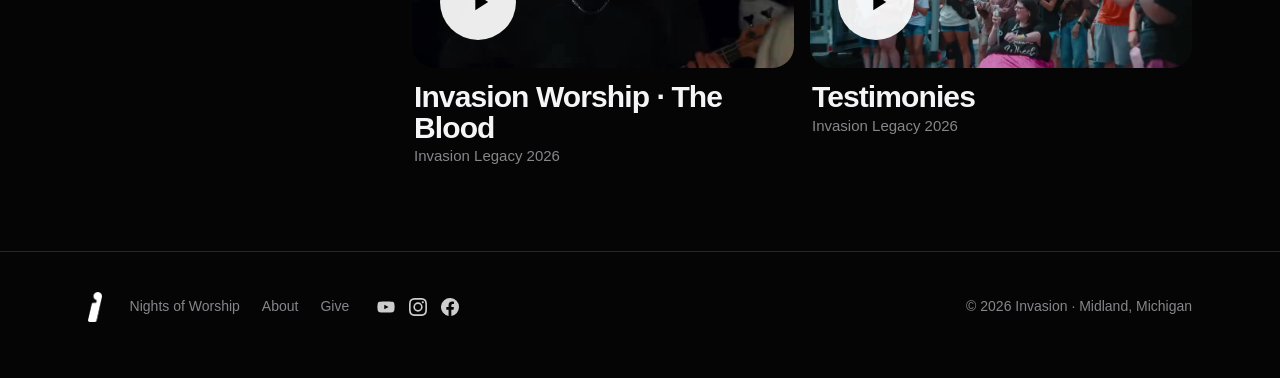
<file: about.html>
<!doctype html>
<html lang="en">
<head>
<meta charset="utf-8">
<meta name="viewport" content="width=device-width, initial-scale=1">
<title>About Invasion</title>
<meta name="description" content="A tribute to thirty years of Invasion, 1996 to 2026.">
<meta property="og:title" content="About Invasion">
<meta property="og:description" content="Find a night near you. Watch the Invasion 2026 recaps.">
<meta property="og:image" content="assets/img/hero-poster.jpg">
<meta name="theme-color" content="#050505">
<link rel="icon" href="assets/img/icon-180.png">
<link rel="apple-touch-icon" href="assets/img/icon-180.png">
<link rel="preconnect" href="https://fonts.googleapis.com">
<link rel="preconnect" href="https://fonts.gstatic.com" crossorigin>
<link href="https://fonts.googleapis.com/css2?family=Inter+Tight:wght@400;500;600;700;800;900&display=swap" rel="stylesheet">
<link rel="stylesheet" href="assets/invasion.css?v=7">
</head>
<body>

<header class="nav" data-nav>
  <a class="brand" href="index.html" aria-label="Invasion home"><img src="assets/img/mark-white.png" alt="Invasion"></a>
  <nav class="links" aria-label="Main">
    <a href="index.html#nights">Nights of Worship</a>
    <a href="about.html">About</a>
  </nav>
  <a class="btn btn-sm" href="index.html#nights">Find a night</a>
</header>

<main>

  <section class="page-hero hero">
    <img src="assets/img/h26-shout.jpg" alt="Invasion Worship leading on stage">
    <div class="hero-shade"></div>
    <div class="hero-copy">
      <p class="eyebrow">Since 1996 · Midland, Michigan</p>
      <h1>ABOUT<br>INVASION</h1>
    </div>
  </section>

  <section class="story">
    <div class="wrap">
      <p class="big">For 30 years, Invasion has called generations to surrender their lives to Jesus Christ and fulfill God's purpose for their lives.</p>
      <div class="body" style="margin-top:40px">
        <p>Josh Barclay founded Invasion in 1996 and has led it ever since: powerful preaching, dynamic worship, creative media and unforgettable days together. The goal has never been to host an event, but to see lives transformed and revival carried home to churches, schools and communities.</p>
        <p>Every summer, youth and young adults from across the country fill Living Word Church in Midland, Michigan for four days of worship, preaching, and encounter.</p>
        <p>It can't be explained. It has to be experienced.</p>
      </div>
      <div class="facts">
        <div><strong>30</strong><span>Years of Invasion</span></div>
        <div><strong>12–28</strong><span>Youth 12–17 and young adults 18–28</span></div>
        <div><strong>July</strong><span>Every summer in Midland, Michigan</span></div>
      </div>
    </div>
  </section>

  <section class="founder">
    <div class="wrap">
      <div class="section-head"><p class="eyebrow">The founder</p><h2>Josh at Invasion.</h2></div>
      <div class="gal">
        <figure class="w"><img src="assets/img/josh-crowd.jpg" alt="Josh in the crowd during worship" loading="lazy" style="object-position:80% 15%"></figure>
        <figure><img src="assets/img/josh-pulpit.jpg" alt="Josh laughing at the Invasion pulpit" loading="lazy" style="object-position:50% 20%"></figure>
        <figure><img src="assets/img/y2026.jpg" alt="Celebrating thirty years of Invasion" loading="lazy"></figure>
      </div>
    </div>
  </section>

  <section class="page-top glow glow-warm" id="thirty">
    <div class="wrap">
      <p class="eyebrow">Invasion Legacy · 1996–2026</p>
      <h2 class="page-title">30 YEARS OF INVASION</h2>
      <div class="yt-live big" data-autoplay-video="h34WI6Ly3a0" data-title="Invasion 30-Year Tribute"></div>
      <p class="tiny center">The 30-year tribute. Tap for sound.</p>
    </div>
  </section>

  <section class="say">
    <div class="wrap">
      <p class="say-big">30 years ago, God created a movement.</p>
      <p class="say-big dim">Not just a place. A legacy.</p>
    </div>
  </section>

  <section class="story-years">
    <div class="wrap">
      <ol class="years">
        <li class="year">
          <p class="year-n">1996</p>
          <div>
            <h3>The first Invasion.</h3>
            <p class="sub">Josh Barclay founded Invasion in Midland, Michigan: a summer conference for young people that became a movement.</p>
            
            <div class="year-media"><img src="assets/img/y1996.jpg" alt="Josh preaching at the first Invasion in 1996" loading="lazy"></div>
          </div>
        </li>
        <li class="year">
          <p class="year-n">2007</p>
          <div>
            <h3>InvasionX.</h3>
            <p class="sub">Red light, loud worship and a room that would not sit down.</p>
            <div class="strip"><img src="assets/img/years/y07-worship.jpg" alt="Students worshipping in 2007" loading="lazy"><img src="assets/img/years/y07-preach.jpg" alt="Preaching at InvasionX" loading="lazy"><img src="assets/img/years/y07-medals.jpg" alt="A camper with a fistful of medals" loading="lazy"></div>
          </div>
        </li>
        <li class="year">
          <p class="year-n">2010</p>
          <div>
            <h3>Bigger every summer.</h3>
            <p class="sub">A whole generation with hands up, and flag football till dark.</p>
            <div class="strip"><img src="assets/img/years/y10-hands.jpg" alt="Hands reaching toward the stage in 2010" loading="lazy"><img src="assets/img/years/y10-sports.jpg" alt="Flag football in 2010" loading="lazy"></div>
          </div>
        </li>
        <li class="year">
          <p class="year-n">2012</p>
          <div>
            <h3>The friends you met here.</h3>
            <p class="sub">The people from another youth group who became family by Friday.</p>
            <div class="strip"><img src="assets/img/years/y12-friends.jpg" alt="Two friends laughing in 2012" loading="lazy"><img src="assets/img/years/y12-band.jpg" alt="The band in 2012" loading="lazy"><img src="assets/img/years/y12-laugh.jpg" alt="A camper laughing outside" loading="lazy"></div>
          </div>
        </li>
        <li class="year">
          <p class="year-n">2013</p>
          <div>
            <h3>Days outside, nights inside.</h3>
            <p class="sub">Giant beach balls in the afternoon. Encounter every night.</p>
            <div class="strip"><img src="assets/img/years/y13-ball.jpg" alt="Students under a giant beach ball" loading="lazy"><img src="assets/img/years/y13-stage.jpg" alt="The main stage in 2013" loading="lazy"><img src="assets/img/years/y13-worship.jpg" alt="A worship leader with guitar" loading="lazy"></div>
          </div>
        </li>
        <li class="year">
          <p class="year-n">2014</p>
          <div>
            <h3>Heroes.</h3>
            <p class="sub">Smoke, fire, pyro, light and a room full of voices.</p>
            <div class="strip"><img src="assets/img/years/y14-heroes.jpg" alt="The Heroes stage with pyro in 2014" loading="lazy"></div>
          </div>
        </li>
        <li class="year">
          <p class="year-n">2015</p>
          <div>
            <h3>I Am.</h3>
            <p class="sub">Worship that spilled off the stage and into the crowd.</p>
            <div class="strip"><img src="assets/img/years/y15-worship.jpg" alt="A singer leading from the crowd in 2015" loading="lazy"><img src="assets/img/years/y15-room.jpg" alt="The full room in 2015" loading="lazy"><img src="assets/img/years/y15-hands.jpg" alt="Students reaching out" loading="lazy"></div>
          </div>
        </li>
        <li class="year">
          <p class="year-n">2016</p>
          <div>
            <h3>Echoes.</h3>
            <p class="sub">Courts, fields, brackets and bragging rights.</p>
            <div class="strip"><img src="assets/img/years/y16-stage.jpg" alt="The Echoes stage in 2016" loading="lazy"><img src="assets/img/years/y16-ball.jpg" alt="Pickup basketball in 2016" loading="lazy"><img src="assets/img/years/y16-wide.jpg" alt="The room under stage lights" loading="lazy"></div>
          </div>
        </li>
        <li class="year">
          <p class="year-n">2017</p>
          <div>
            <h3>Absolute.</h3>
            <p class="sub">One sentence somebody said that followed you home.</p>
            <div class="strip"><img src="assets/img/years/y17-absolute.jpg" alt="On stage at Invasion Absolute" loading="lazy"><img src="assets/img/years/y17-prayer.jpg" alt="A leader praying with a student" loading="lazy"><img src="assets/img/years/y17-pyro.jpg" alt="Acoustic worship in 2017" loading="lazy"></div>
          </div>
        </li>
        <li class="year">
          <p class="year-n">2018</p>
          <div>
            <h3>Evidence.</h3>
            <p class="sub">Talent shows, game shows and students who met God.</p>
            <div class="strip"><img src="assets/img/years/y18-games.jpg" alt="A game on the main stage" loading="lazy"></div>
          </div>
        </li>
        <li class="year">
          <p class="year-n">2019</p>
          <div>
            <h3>Unrivaled.</h3>
            <p class="sub">Five-minute sermons, breakout sessions and nights that ran long.</p>
            <div class="strip"><img src="assets/img/years/y19-singer.jpg" alt="A worship leader in 2019" loading="lazy"><img src="assets/img/years/y19-hands.jpg" alt="Worship with arms open in 2019" loading="lazy"><img src="assets/img/years/y19-room.jpg" alt="Preaching at Invasion Unrivaled" loading="lazy"></div>
          </div>
        </li>
        <li class="year">
          <p class="year-n">2024</p>
          <div>
            <h3>Freedom.</h3>
            <p class="sub">A room full of young people ready to meet God.</p>
            <div class="year-media two">
              <div class="video-feature" data-video="OwJDddSvsp8" data-clip="inv-free-crowd" data-title="Freedom · Conference Opener" data-where="Invasion 2024"></div>
              <div class="video-feature" data-video="rOewvj6FCJE" data-clip="inv-wholeroom" data-title="Whole Room (Live)" data-where="Invasion Worship"></div>
            </div>
          </div>
        </li>
        <li class="year">
          <p class="year-n">2025</p>
          <div>
            <h3>Revolution.</h3>
            <p class="sub">Students crying out for revival, night after night.</p>
            <div class="year-media two">
              <div class="video-feature" data-video="gTwzLdiZFq0" data-clip="inv-rev-fri" data-title="Friday Night" data-where="Invasion Revolution 2025"></div>
              <div class="video-feature" data-video="9pANd2JE7Jo" data-clip="inv-rev-thu" data-title="Thursday Night" data-where="Invasion Revolution 2025"></div>
            </div>
          </div>
        </li>
        <li class="year">
          <p class="year-n">2026</p>
          <div>
            <h3>Legacy. Thirty years.</h3>
            <p class="sub">Three decades of a generation encountering God, celebrated in the room where it started.</p>
            <div class="strip"><img src="assets/img/h26-shout.jpg" alt="Invasion Worship at Invasion 2026" loading="lazy"><img src="assets/img/h26-1996.jpg" alt="A student in an Invasion 1996 shirt" loading="lazy"><img src="assets/img/h26-joy.jpg" alt="A student with arms open in worship" loading="lazy"></div>
            <div class="year-media two">
              <div class="video-feature" data-video="rgXHUvPAVgI" data-clip="inv-blood" data-title="Invasion Worship · The Blood" data-where="Invasion Legacy 2026"></div>
              <div class="video-feature" data-video="onCNPrUt8Uw" data-clip="inv-fri-baptism" data-title="Testimonies" data-where="Invasion Legacy 2026"></div>
            </div>
          </div>
        </li>
      </ol>
    </div>
  </section>

</main>

<footer class="foot">
  <div class="wrap foot-row">
    <a class="brand" href="index.html" aria-label="Invasion home"><img src="assets/img/mark-white.png" alt="Invasion"></a>
    <nav aria-label="Footer">
      <a href="index.html#nights">Nights of Worship</a>
      <a href="about.html">About</a>
      <a data-link="give" href="#">Give</a>
    </nav>
    <div class="nav-social" data-social-icons></div>
    <p class="fine">© <span data-year></span> Invasion · Midland, Michigan</p>
  </div>
</footer>

<script src="assets/invasion.js?v=8"></script>
</body>
</html>
</file>
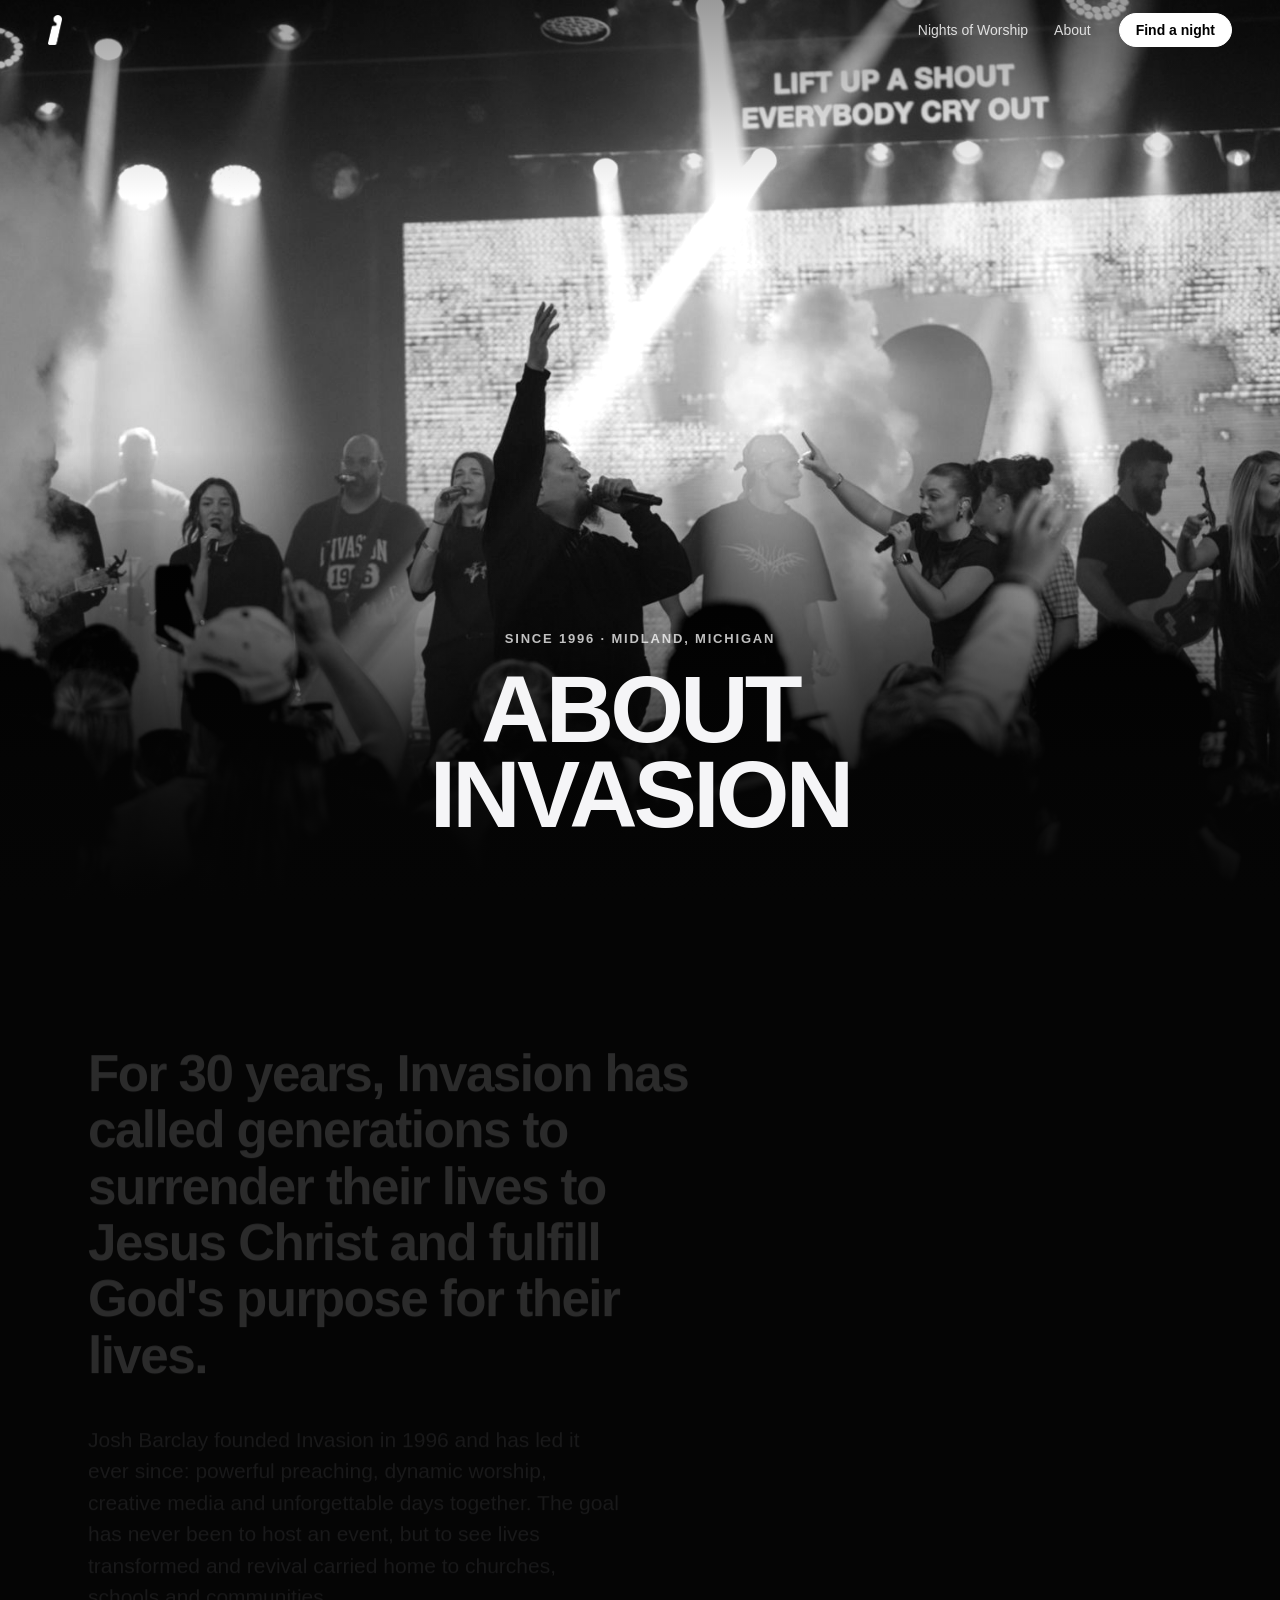
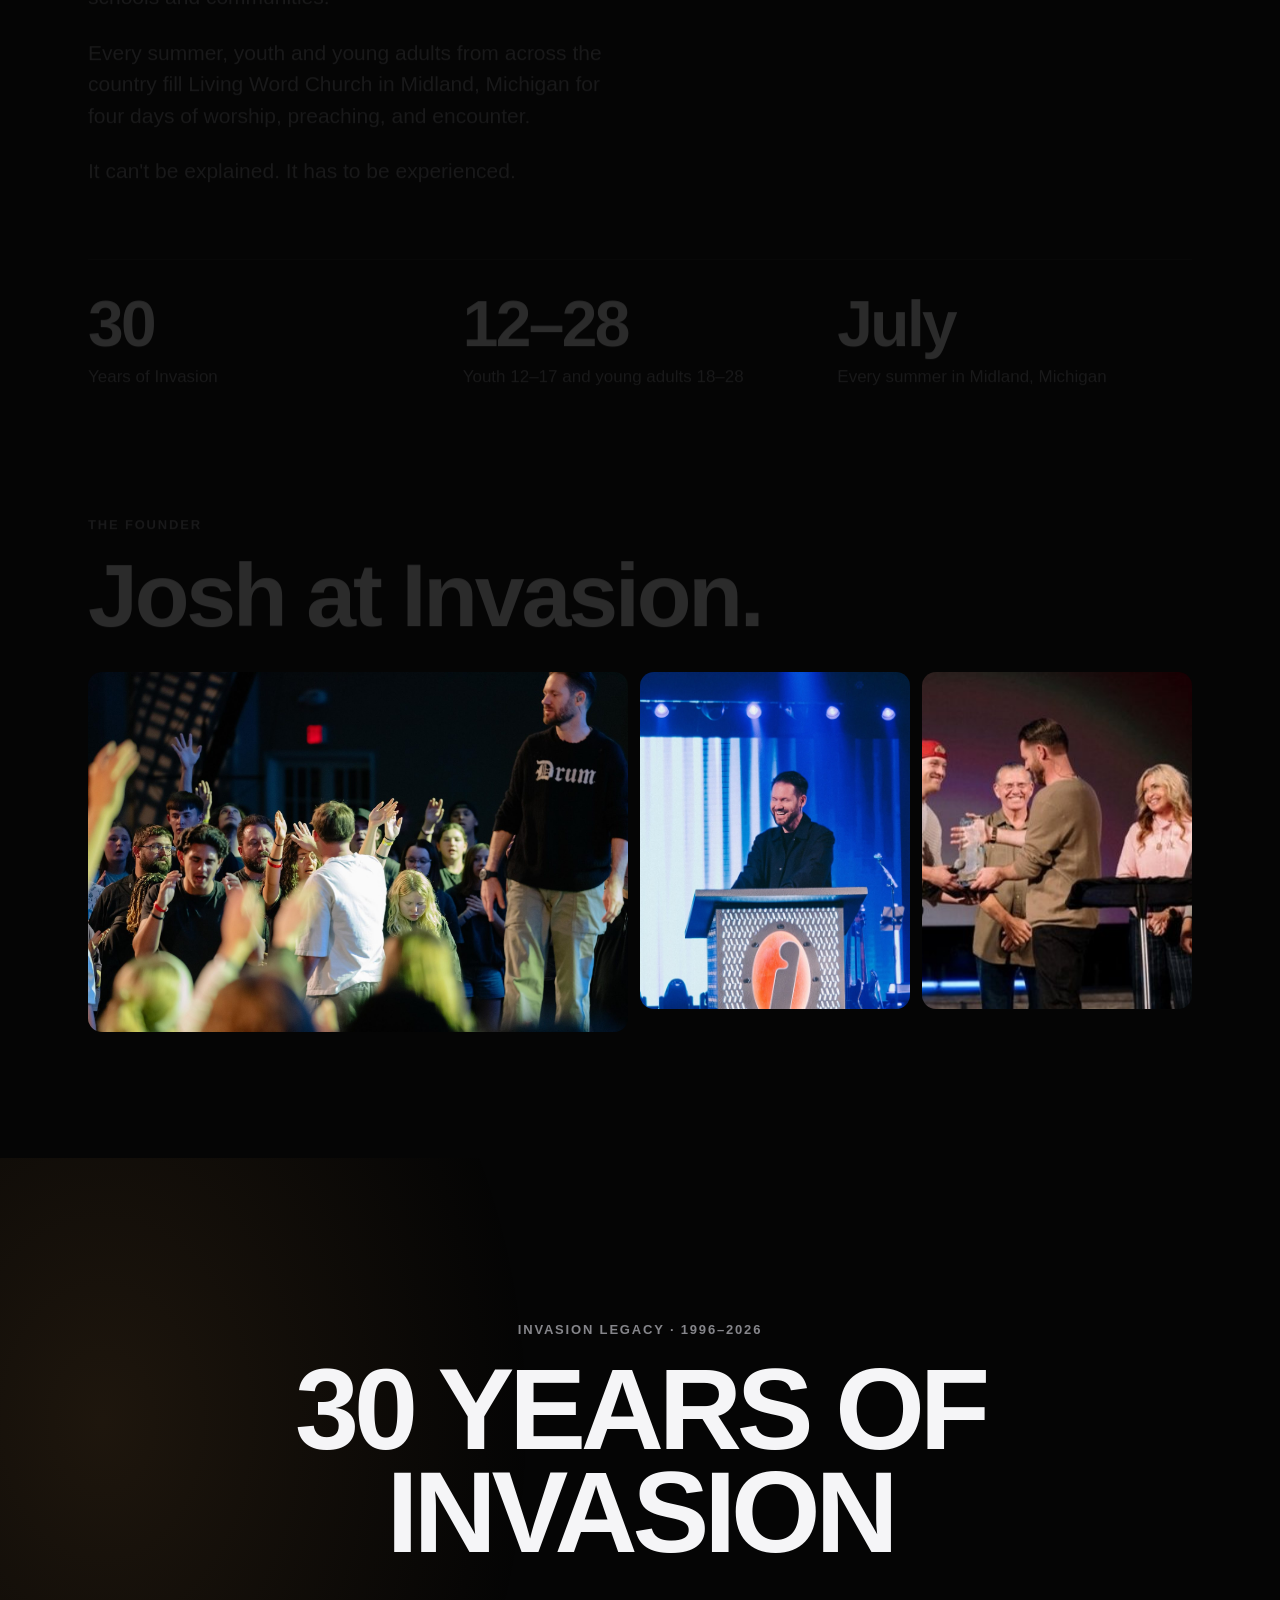
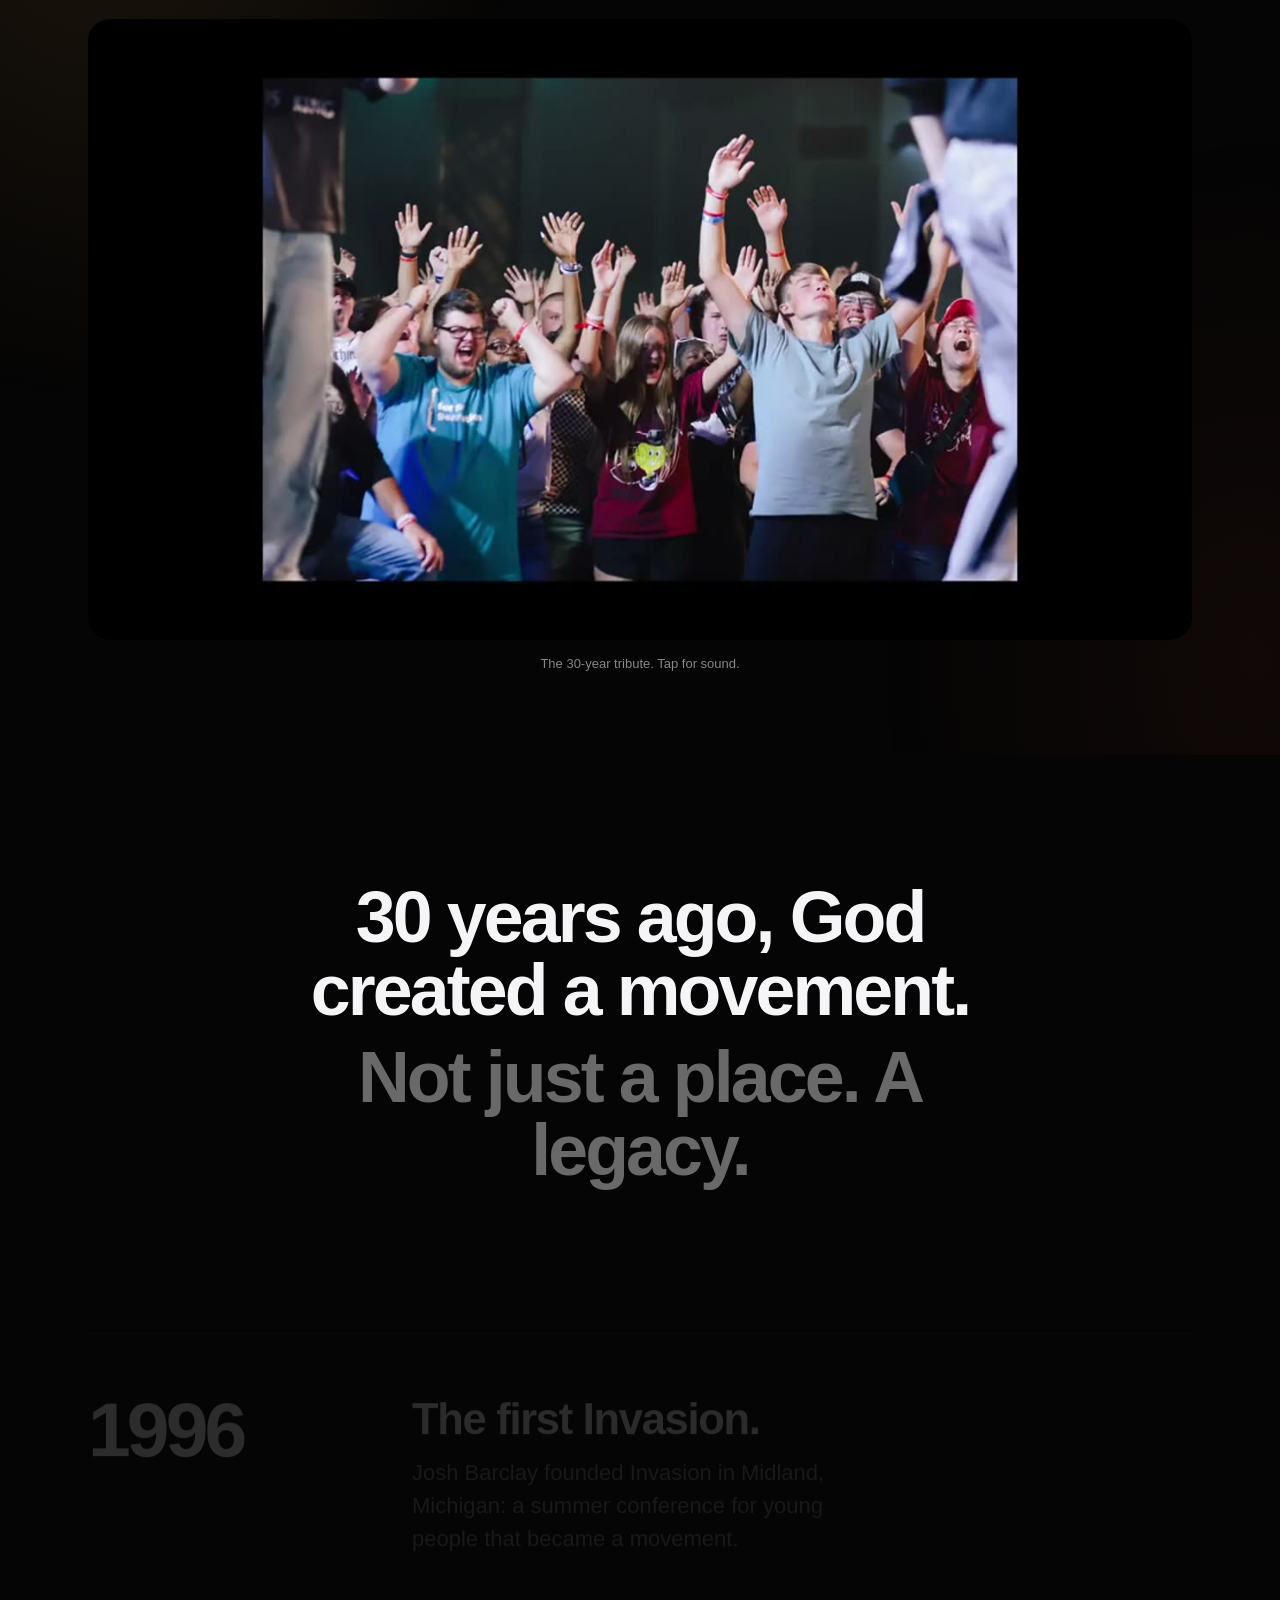
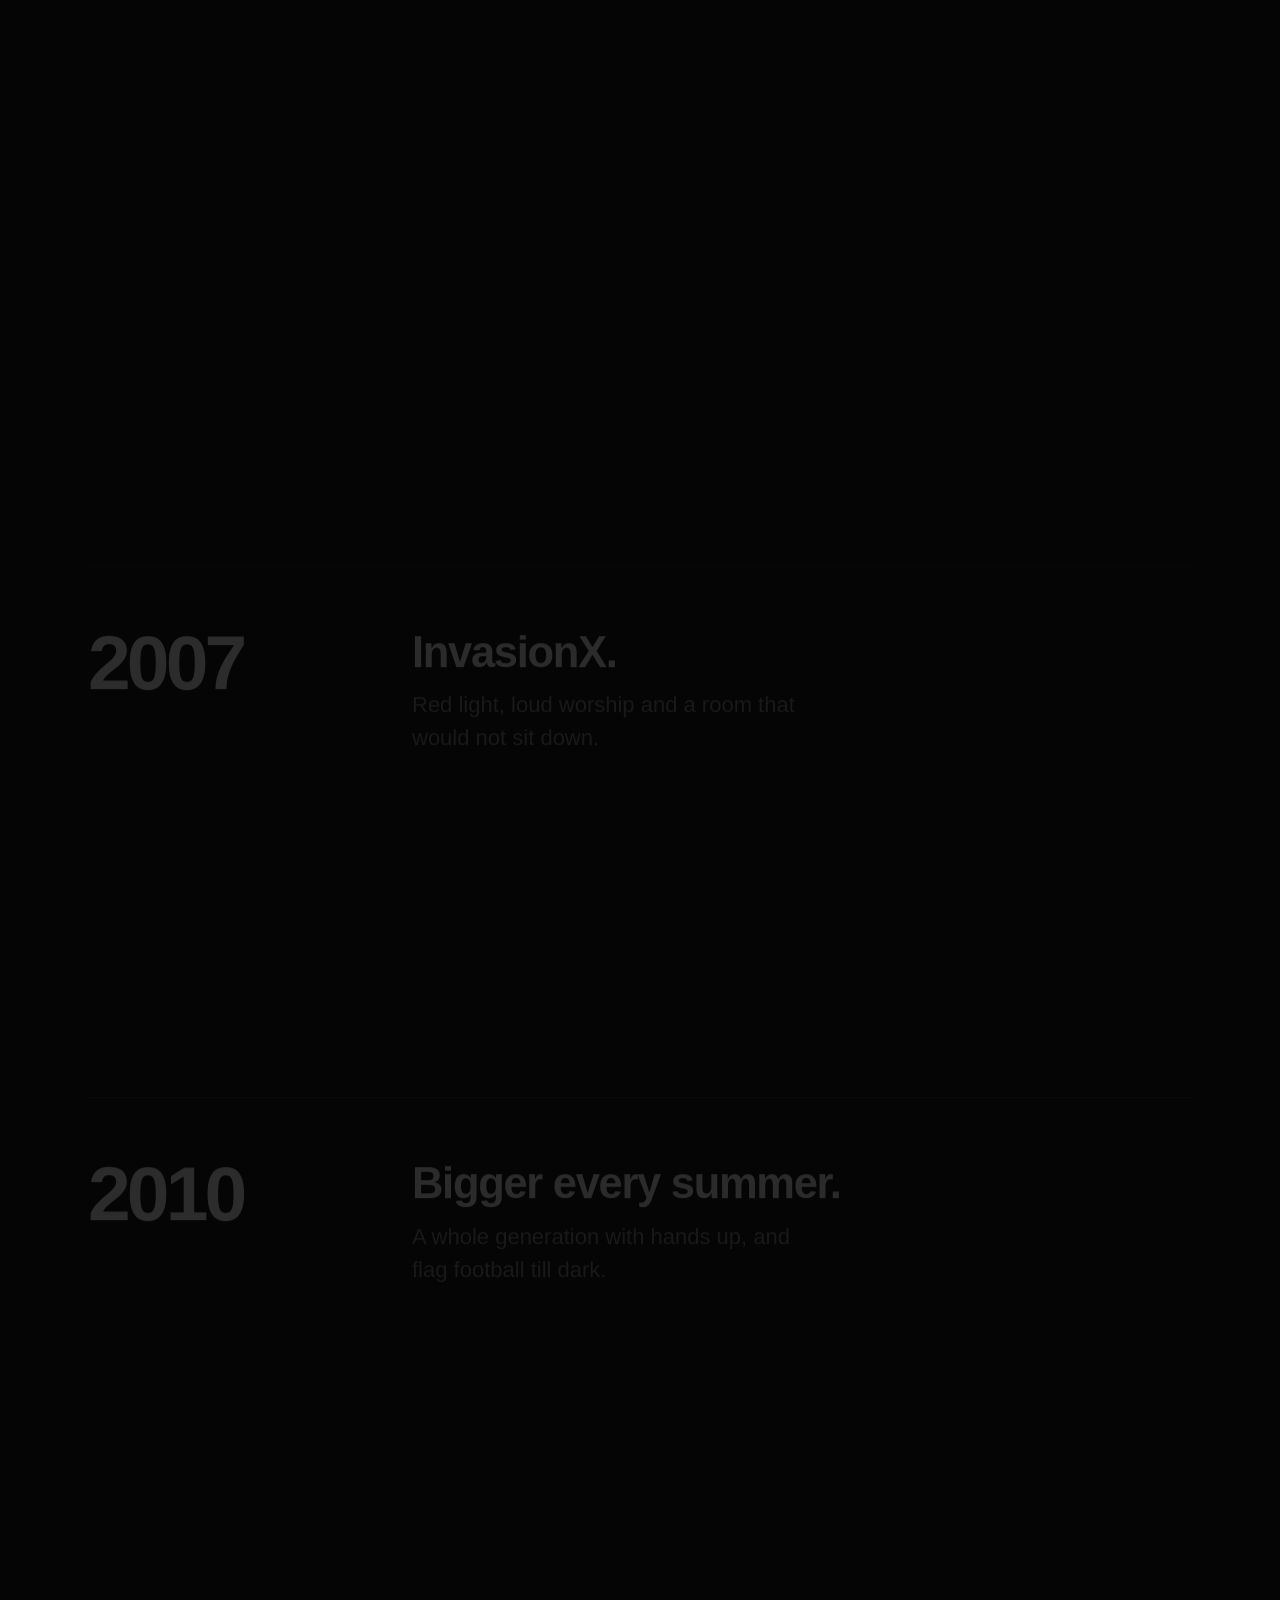
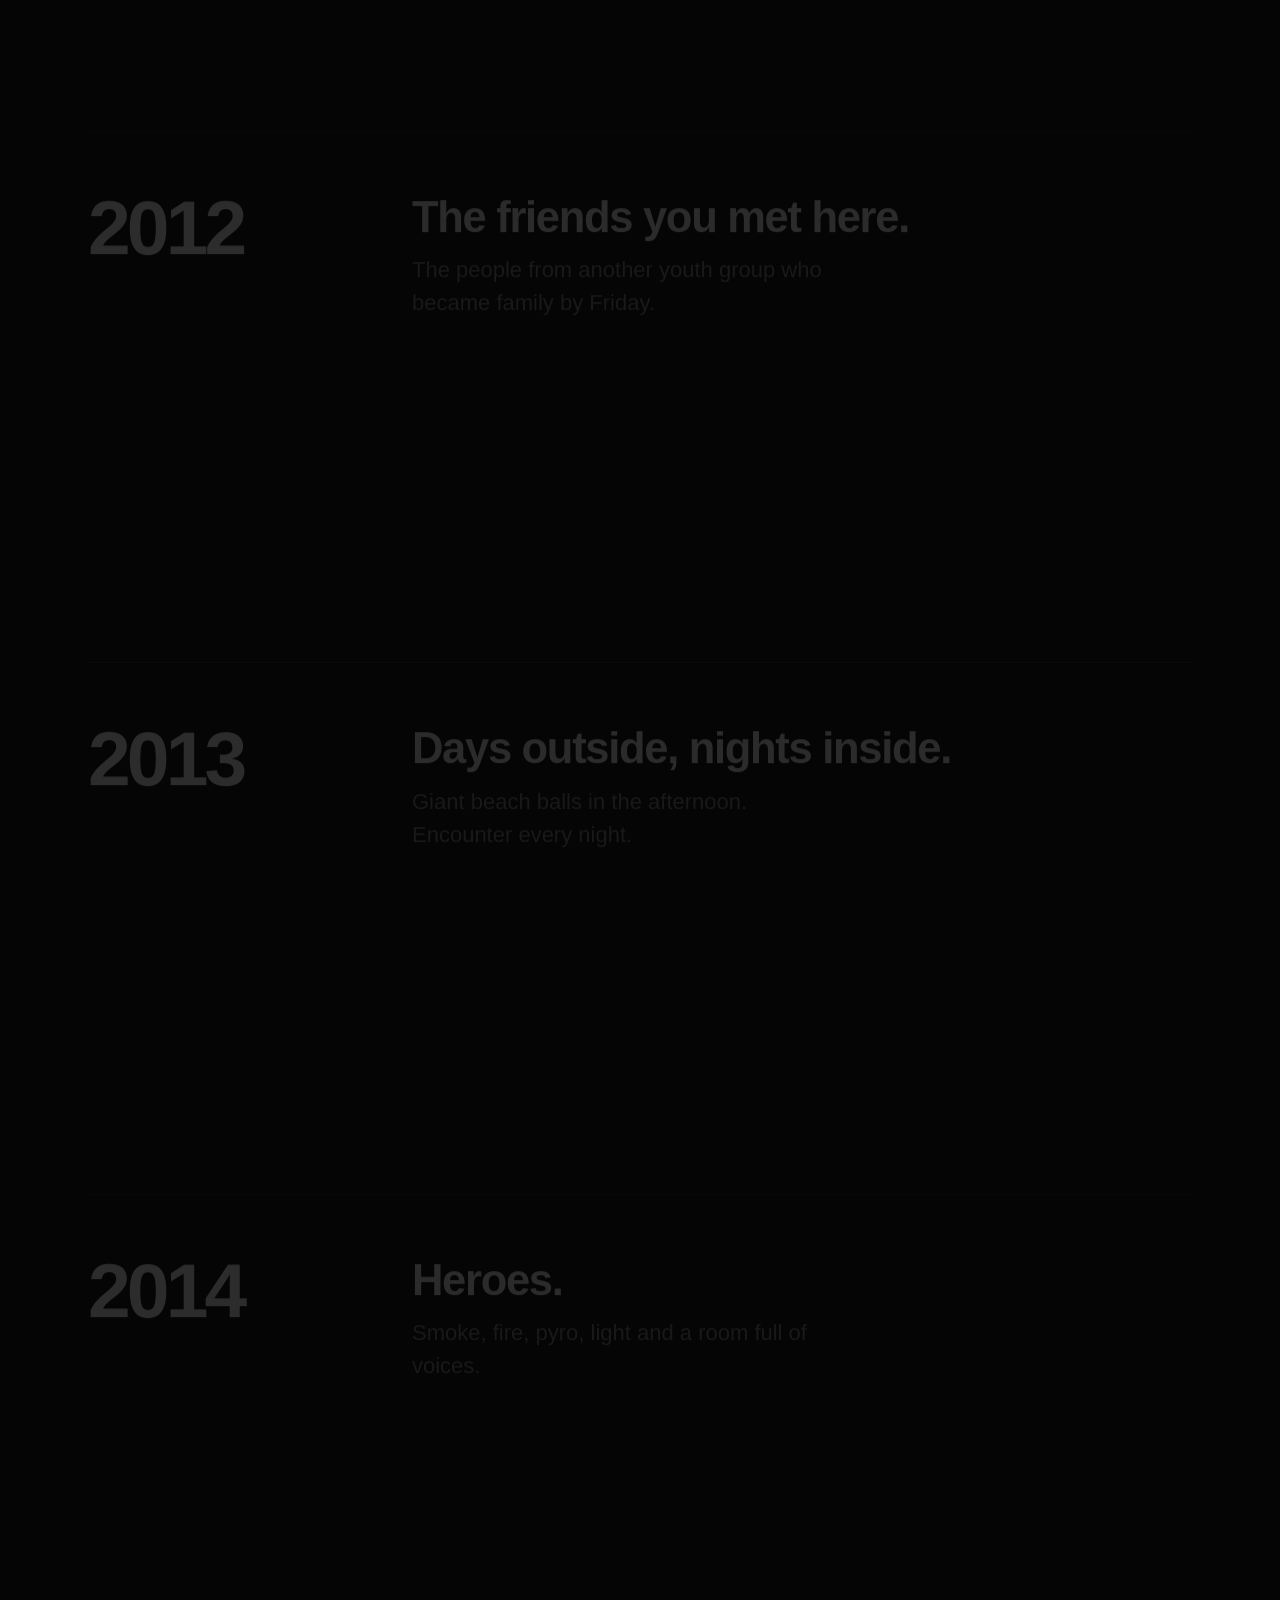
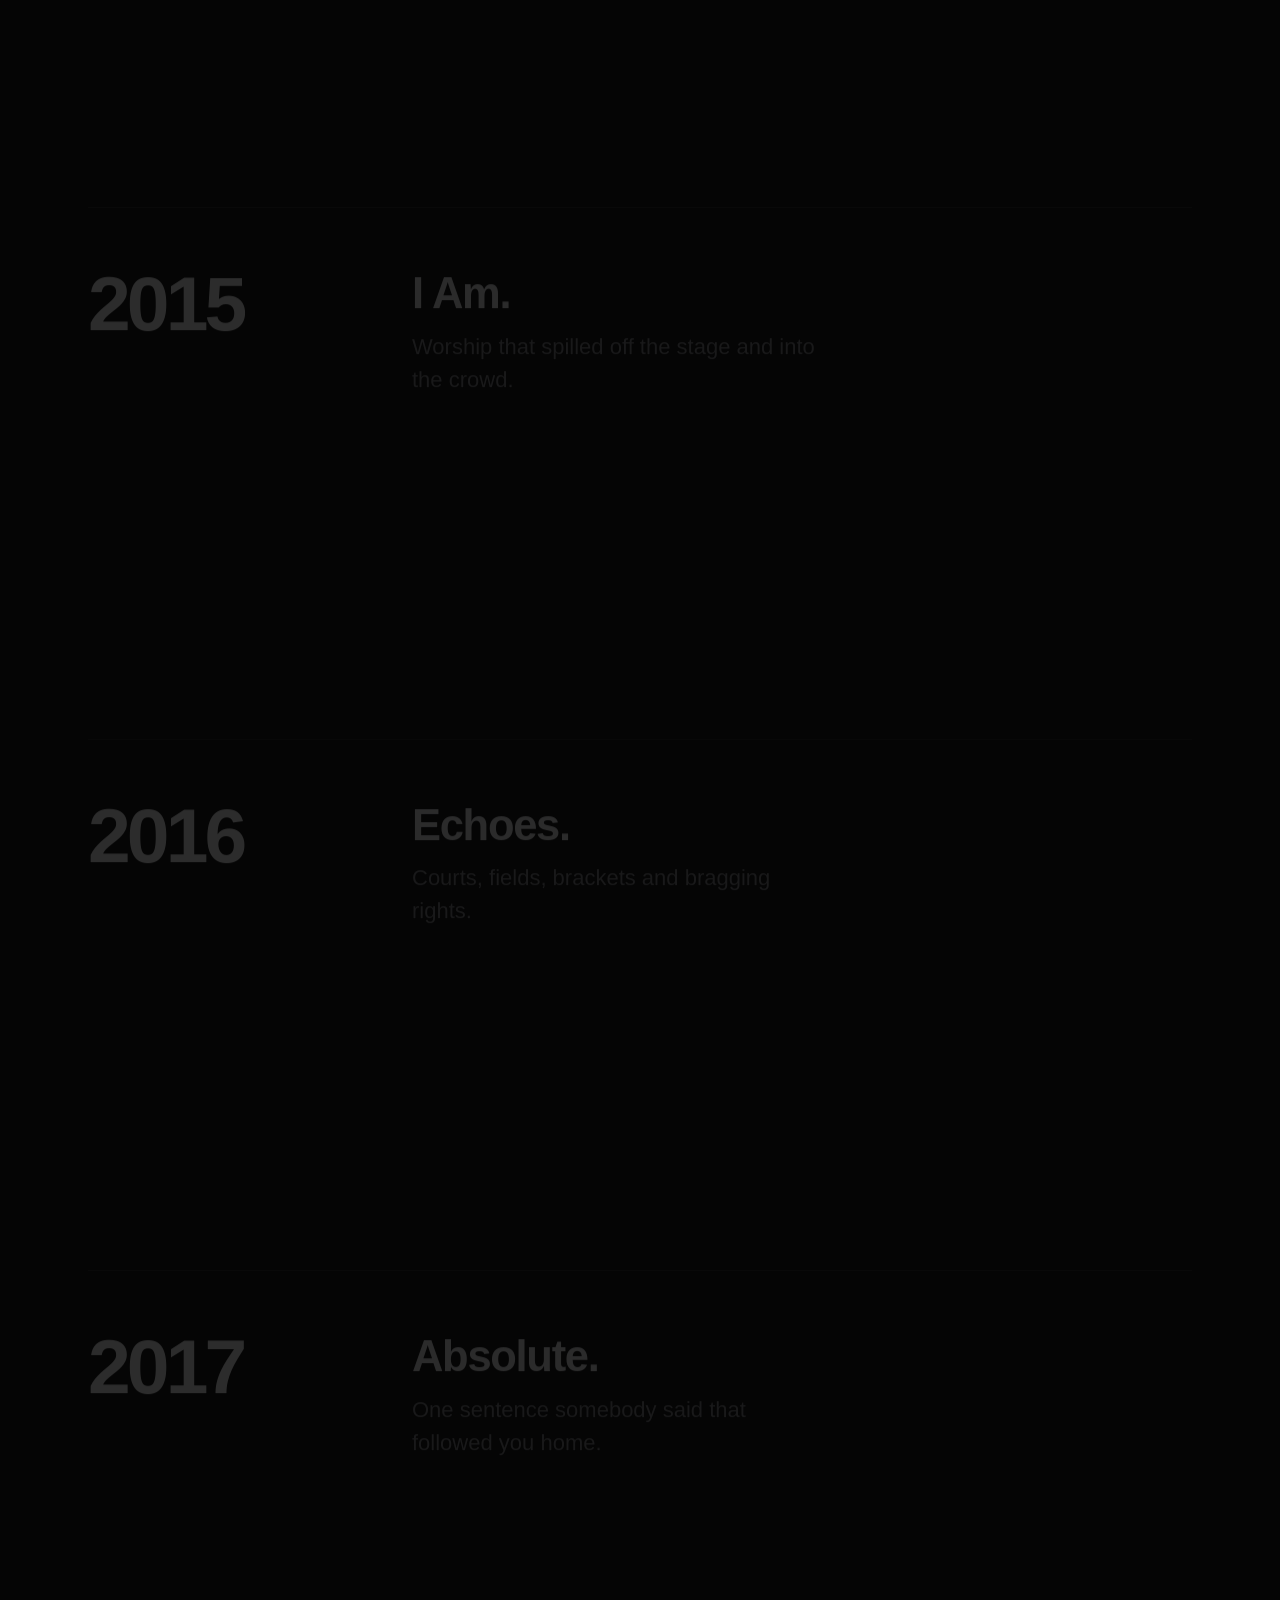
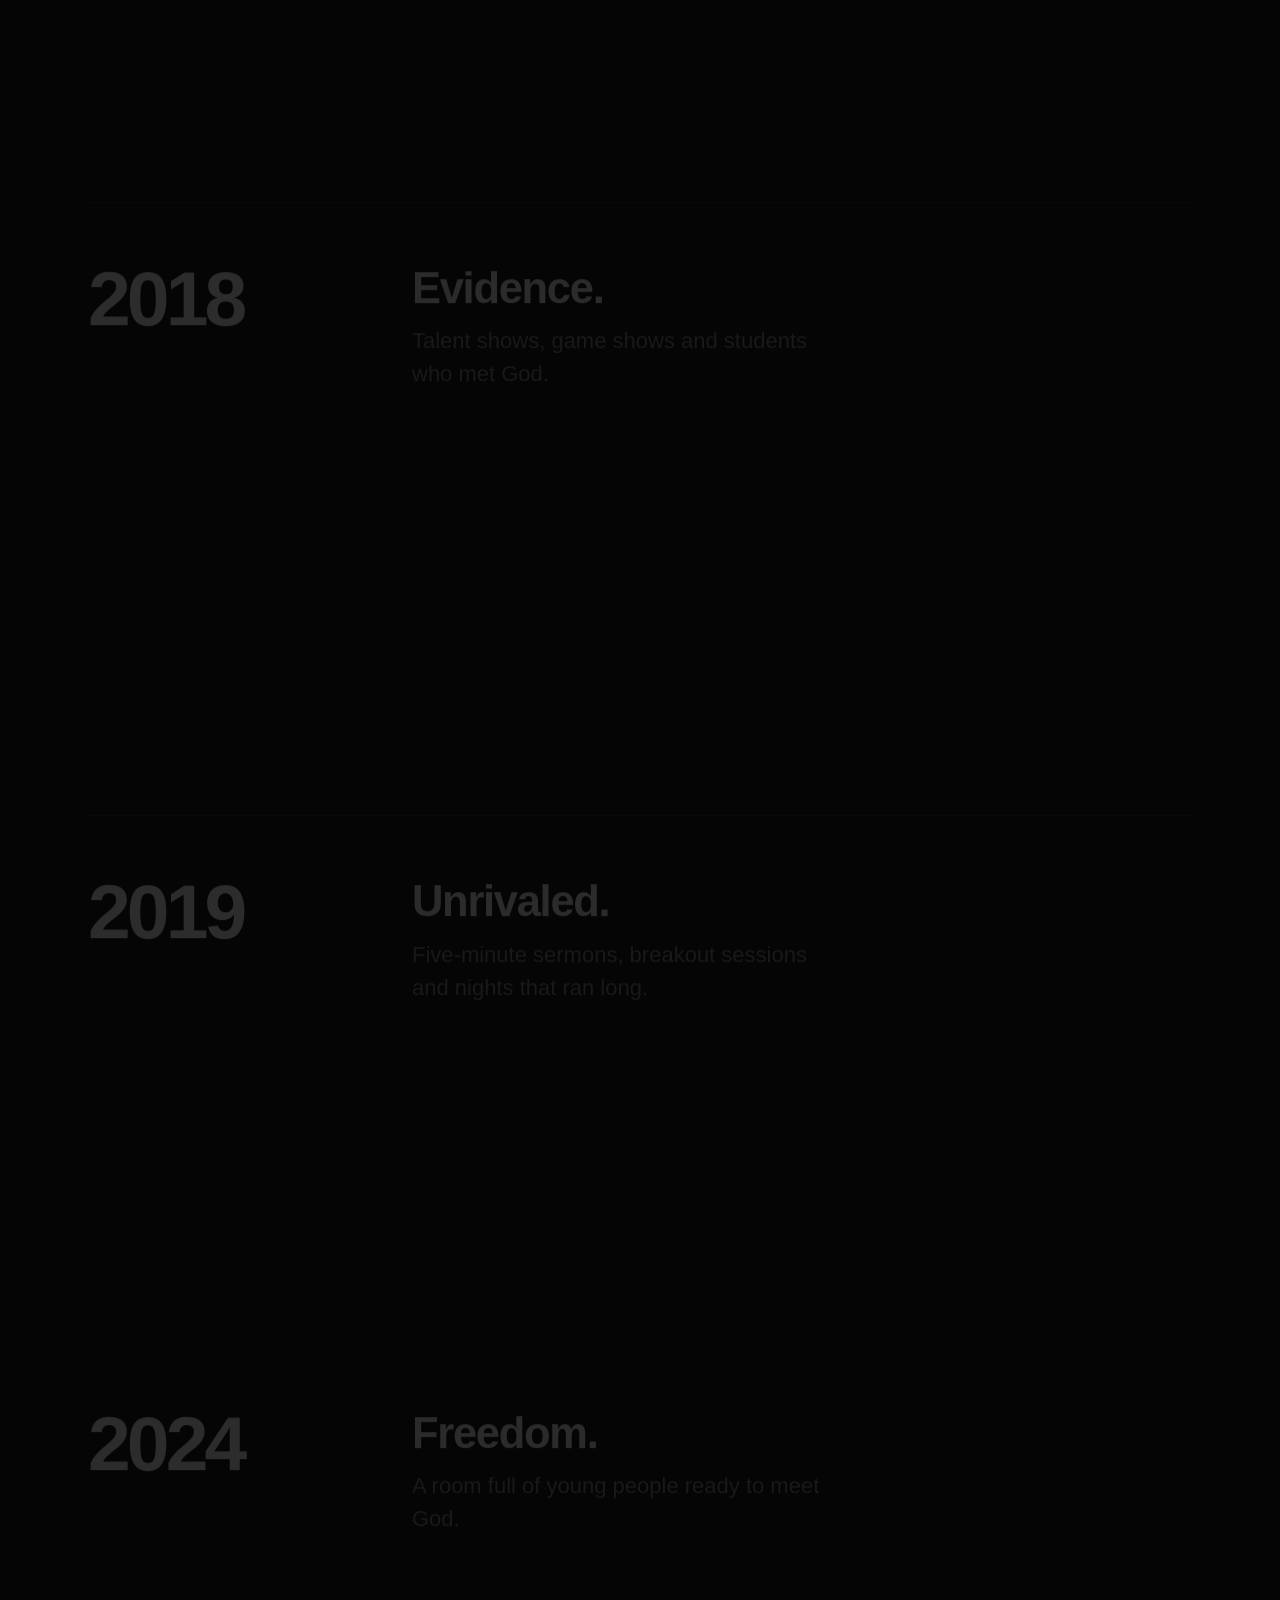
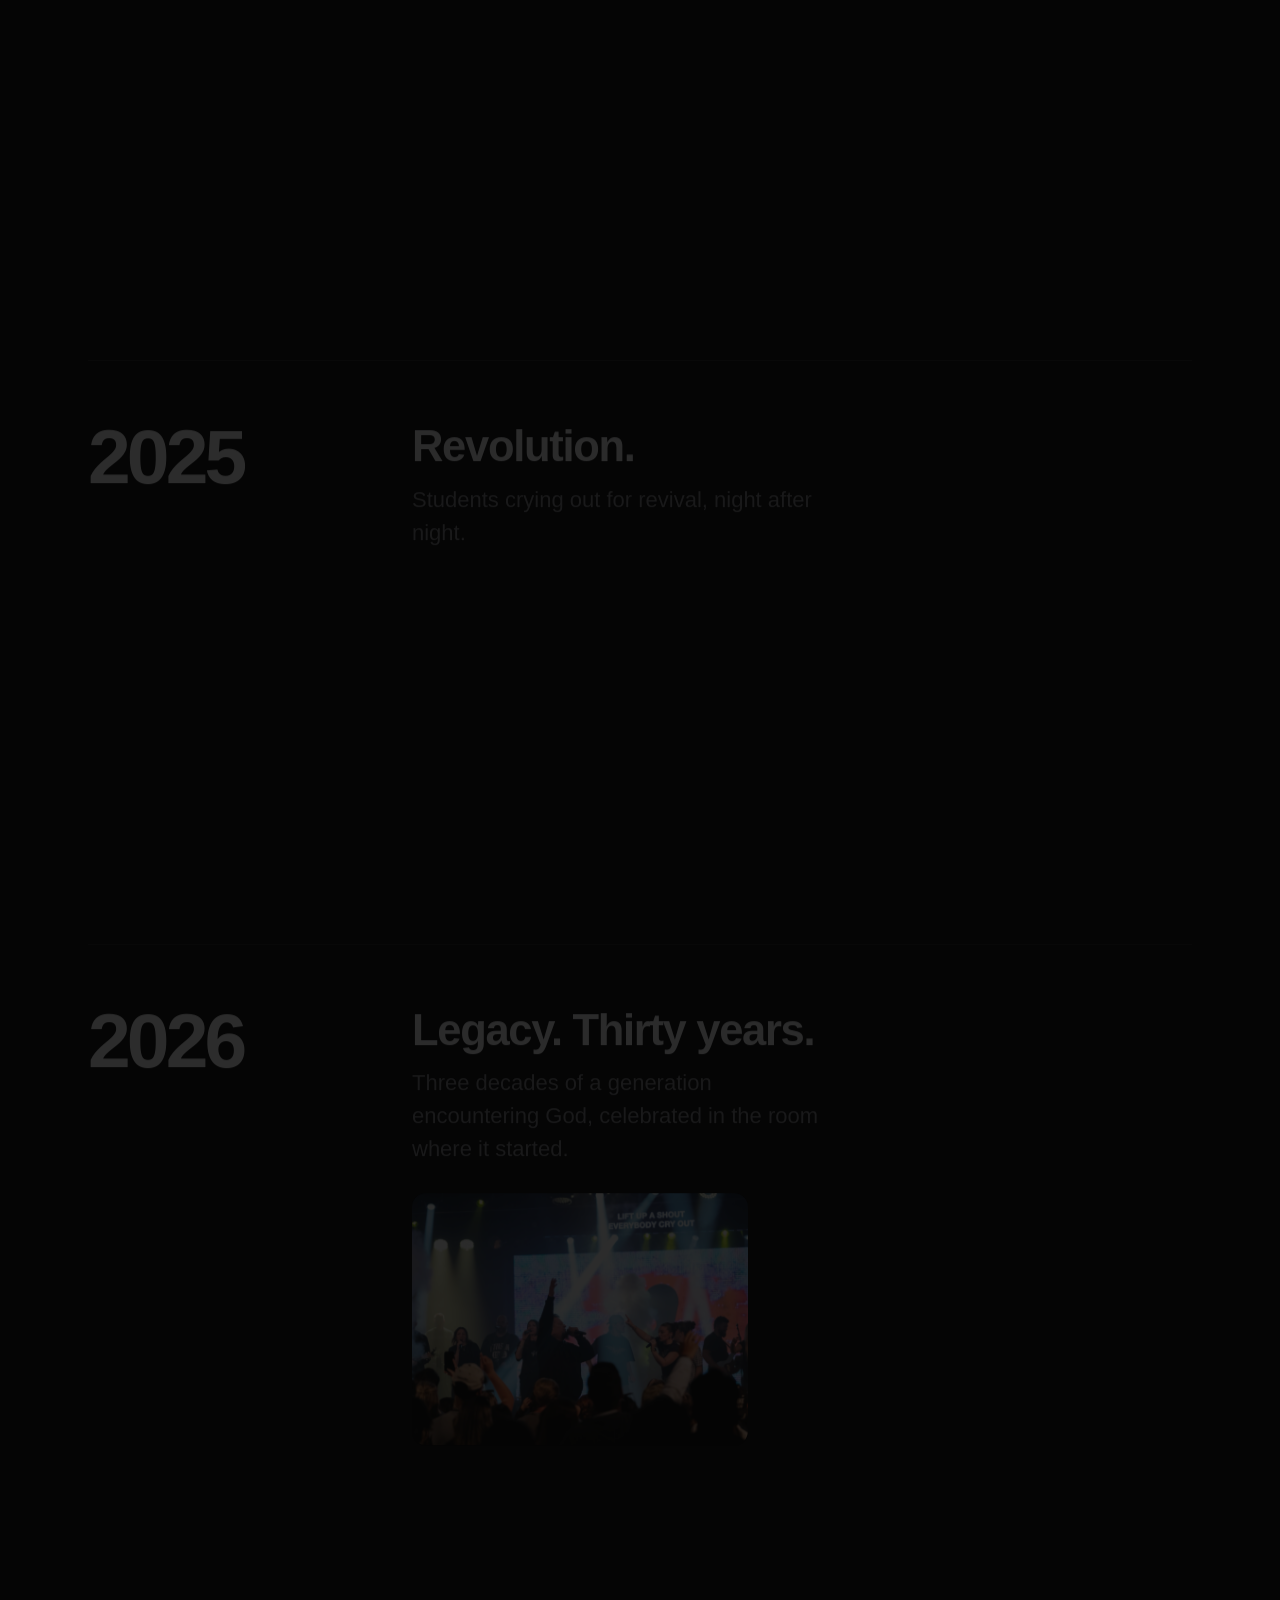
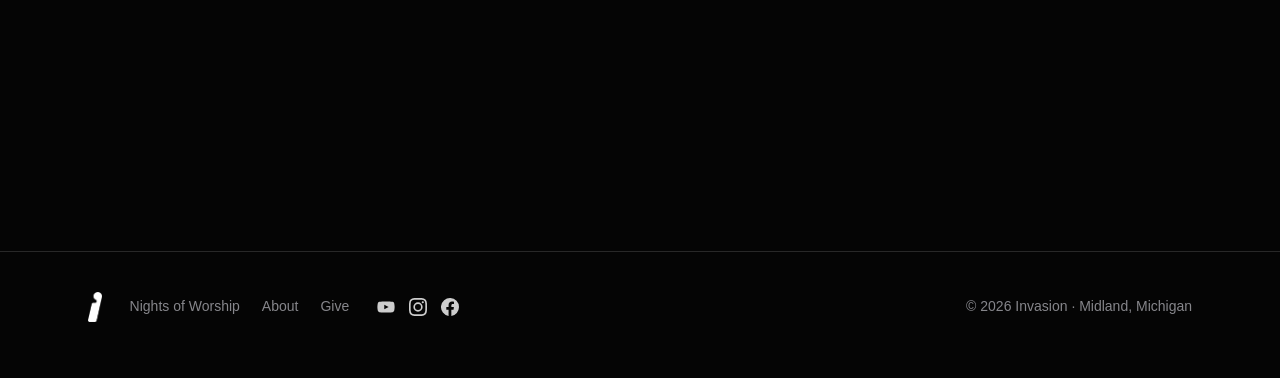
<file: thirty.html>
<!doctype html>
<meta charset="utf-8">
<title>30 Years of Invasion</title>
<meta http-equiv="refresh" content="0; url=about.html#thirty">
<link rel="canonical" href="about.html#thirty">
<a href="about.html#thirty">30 Years of Invasion</a>
</file>
<file: assets/invasion.css>
:root{
  --bg:#050505;--fg:#f5f5f7;--muted:#86868b;--line:rgba(255,255,255,.14);
  --paper:#f5f5f7;--ink:#0a0a0b;--ink-muted:#6e6e73;
  --font:"Helvetica Neue",Helvetica,"Inter Tight",Arial,sans-serif;
  --gutter:clamp(16px,4vw,48px);
}
*{box-sizing:border-box;margin:0;padding:0}
html{scroll-behavior:smooth;-webkit-text-size-adjust:100%}
body{background:var(--bg);color:var(--fg);font-family:var(--font);font-size:17px;line-height:1.5;-webkit-font-smoothing:antialiased;overflow-x:clip}
img,video{display:block;max-width:100%}
a{color:inherit;text-decoration:none}
.wrap{max-width:1200px;margin:0 auto;padding:0 var(--gutter)}

/* type */
h1,h2,h3{font-weight:800;letter-spacing:-.035em;line-height:.95}
h1{font-size:clamp(56px,11vw,168px)}
h2{font-size:clamp(40px,7vw,96px)}
h3{font-size:24px;letter-spacing:-.02em;line-height:1.1}
.eyebrow{font-size:13px;font-weight:600;letter-spacing:.14em;text-transform:uppercase;color:var(--muted);margin-bottom:18px}
.eyebrow.dark{color:var(--ink-muted)}
.sub{font-size:clamp(18px,2vw,22px);color:var(--muted);margin-top:18px;max-width:34ch}
.small-caps{font-size:13px;font-weight:600;letter-spacing:.2em;text-transform:uppercase;color:var(--muted)}

/* buttons */
.btn{display:inline-flex;white-space:nowrap;flex-shrink:0;align-items:center;justify-content:center;height:48px;padding:0 26px;border-radius:999px;background:#fff;color:#000;font-weight:600;font-size:16px;border:1px solid #fff;cursor:pointer;font-family:inherit;transition:transform .2s,background .2s,color .2s}
.btn:hover{transform:translateY(-1px)}
.btn-ghost{background:transparent;color:#fff;border-color:rgba(255,255,255,.5)}
.btn-ghost:hover{background:#fff;color:#000}
.btn-dark{background:#000;color:#fff;border-color:#000}
.btn-sm{height:34px;padding:0 16px;font-size:14px}

/* nav */
.nav{position:fixed;inset:0 0 auto;z-index:50;display:flex;align-items:center;gap:28px;height:60px;padding:0 var(--gutter);transition:background .3s,backdrop-filter .3s}
.nav.solid{background:rgba(0,0,0,.72);backdrop-filter:saturate(180%) blur(20px);-webkit-backdrop-filter:saturate(180%) blur(20px);border-bottom:1px solid var(--line)}
.brand{display:flex;align-items:center}
.brand img{height:30px;width:auto}
.links{display:flex;gap:26px;margin-left:auto;font-size:14px;color:rgba(255,255,255,.82)}
.links a:hover{color:#fff}
.nav-social{display:flex;gap:14px;align-items:center}
.nav-social a{width:18px;height:18px;color:rgba(255,255,255,.8)}
.nav-social a:hover{color:#fff}
.nav-social svg{width:100%;height:100%;fill:currentColor}
@media (max-width:1060px){.nav .nav-social{display:none}}
@media (max-width:860px){.links{display:none}.nav .btn{margin-left:auto}}

/* hero */
.hero{position:relative;height:100svh;min-height:560px;display:flex;align-items:flex-end;justify-content:center;text-align:center;overflow:hidden}
.hero-video{position:absolute;inset:0;width:100%;height:100%;object-fit:cover;filter:grayscale(1) contrast(1.1)}
.hero-shade{position:absolute;inset:0;background:linear-gradient(180deg,rgba(0,0,0,.4) 0%,rgba(0,0,0,0) 22%,rgba(0,0,0,0) 50%,rgba(5,5,5,.88) 88%,#050505 100%)}
.hero-copy{position:relative;padding:0 var(--gutter) clamp(40px,7vh,80px);width:100%;margin:0 auto}
.hero h1{font-size:clamp(40px,7.4vw,120px);letter-spacing:-.04em;line-height:.9}
.hero .cta{justify-content:center;margin-top:28px}
.hero .eyebrow{color:rgba(255,255,255,.75)}
.lede{font-size:clamp(20px,2.4vw,28px);font-weight:500;margin-top:22px;color:rgba(255,255,255,.88)}
.cta{display:flex;gap:12px;flex-wrap:wrap;margin-top:32px}

/* nights (light) */
.nights{background:var(--paper);color:var(--ink);padding:clamp(96px,14vh,160px) 0}
.nights .sub{color:var(--ink-muted)}
.section-head{margin-bottom:clamp(40px,6vh,72px)}
.night-list{list-style:none;border-top:1px solid rgba(0,0,0,.12)}
.night{display:grid;grid-template-columns:150px 1fr auto;gap:24px;align-items:center;padding:28px 0;border-bottom:1px solid rgba(0,0,0,.12)}
.night-date{font-weight:800;font-size:28px;letter-spacing:-.03em;line-height:1}
.night-date small{display:block;font-size:13px;font-weight:600;letter-spacing:.12em;text-transform:uppercase;color:var(--ink-muted);margin-top:6px}
.night-where h3{font-size:clamp(22px,2.6vw,30px)}
.night-where p{color:var(--ink-muted);margin-top:4px}
.night .btn{background:#000;color:#fff;border-color:#000}
.night.tba .btn{background:transparent;color:var(--ink);border-color:rgba(0,0,0,.25)}
@media (max-width:640px){.night{grid-template-columns:1fr;gap:12px}.night .btn{justify-self:start}}

/* highlights */
.highlights{padding:0 0 clamp(96px,14vh,160px)}
.mosaic{display:grid;grid-auto-flow:dense;grid-template-columns:repeat(4,1fr);grid-auto-rows:clamp(160px,18vw,280px);gap:8px;padding:0 8px}
.mosaic img{width:100%;height:100%;object-fit:cover;border-radius:6px}
.mosaic .w2{grid-column:span 2}
.mosaic .tall{grid-row:span 2}
@media (max-width:760px){.mosaic{grid-template-columns:1fr 1fr;grid-auto-rows:42vw}}

/* host (light) */
.host-grid{display:grid;grid-template-columns:1fr 1fr;gap:clamp(32px,6vw,80px);align-items:start;margin-top:clamp(72px,10vh,120px);padding-top:clamp(48px,7vh,80px);border-top:1px solid rgba(0,0,0,.12)}
.host-t{font-size:clamp(32px,4.4vw,56px);font-weight:800;letter-spacing:-.035em;line-height:1}
.form{display:grid;grid-template-columns:1fr 1fr;gap:16px}
.form label{display:flex;flex-direction:column;gap:6px;font-size:13px;font-weight:600;color:var(--ink-muted)}
.form input,.form textarea{font:400 17px var(--font);padding:14px 16px;border-radius:12px;border:1px solid rgba(0,0,0,.18);background:#fff;color:var(--ink);width:100%}
.form .full{grid-column:1/-1}
.form .btn{height:52px}
.form .done{grid-column:1/-1;font-size:20px;font-weight:700}
@media (max-width:860px){.host-grid,.form{grid-template-columns:1fr}}

/* recaps + video cards */
.recaps{padding:clamp(96px,14vh,160px) 0 clamp(48px,8vh,96px)}
.past{padding:clamp(72px,10vh,120px) 0 clamp(96px,14vh,160px);border-top:1px solid var(--line)}
.past h2{font-size:clamp(32px,5vw,64px)}
.row-head{display:flex;align-items:flex-end;justify-content:space-between;gap:24px;flex-wrap:wrap}
.video-feature{margin-bottom:20px}
.video-grid{display:grid;grid-template-columns:repeat(4,1fr);gap:20px}
@media (max-width:960px){.video-grid{grid-template-columns:1fr 1fr}}
@media (max-width:520px){.video-grid{grid-template-columns:1fr}}
.vcard{display:block;cursor:pointer}
.vthumb{position:relative;aspect-ratio:16/9;border-radius:14px;overflow:hidden;background:#111}
.vcard.big .vthumb{border-radius:22px}
.vthumb iframe,.vthumb video.full{position:absolute;inset:0;width:100%;height:100%;border:0}
.vthumb.playing .play{display:none}
.vthumb img,.vthumb video{position:absolute;inset:0;width:100%;height:100%;object-fit:cover;transition:transform .6s ease}
.vcard:hover .vthumb img,.vcard:hover .vthumb video{transform:scale(1.03)}
.play{position:absolute;left:16px;bottom:16px;width:52px;height:52px;border-radius:50%;background:rgba(255,255,255,.92);color:#000;display:flex;align-items:center;justify-content:center;transition:transform .2s;z-index:1}
.play svg{width:20px;height:20px;margin-left:3px;fill:currentColor}
.vcard.big .play{width:76px;height:76px;left:28px;bottom:28px}
.vcard.big .play svg{width:28px;height:28px}
.vcard:hover .play{transform:scale(1.08)}
.vmeta{padding:14px 2px 0}
.vmeta h3{font-size:19px}
.vmeta p{color:var(--muted);font-size:15px;margin-top:2px}
.vcard.big .vmeta h3{font-size:clamp(22px,2.6vw,30px)}

/* team */
.team{padding:clamp(96px,14vh,160px) 0;border-top:1px solid var(--line)}
.team-hero img{width:100%;aspect-ratio:21/9;object-fit:cover;object-position:50% 40%;border-radius:22px}
.team-row{display:grid;grid-template-columns:1fr 1.3fr;gap:clamp(32px,6vw,80px);align-items:center;margin-top:clamp(40px,6vh,64px)}
.team-copy p{font-size:clamp(18px,2vw,21px);color:var(--muted);margin-top:22px;max-width:38ch}
.team-photos{display:grid;grid-template-columns:1fr 1fr;gap:12px}
.team-photos img{border-radius:16px;aspect-ratio:4/3;object-fit:cover;width:100%}
@media (max-width:860px){.team-row{grid-template-columns:1fr}.team-hero img{aspect-ratio:4/3}}

/* thirty */
.thirty{padding:clamp(96px,14vh,160px) 0}
.yt-live{position:relative;aspect-ratio:16/9;border-radius:22px;overflow:hidden;background:#111}
.yt-live img,.yt-live iframe,.yt-live video{position:absolute;inset:0;width:100%;height:100%;object-fit:cover;border:0}
.thirty .cta{margin-top:28px}
.thirty .eyebrow{margin-bottom:12px}
.thirty-grid{display:grid;grid-template-columns:1fr 1.6fr;gap:clamp(32px,6vw,72px);align-items:center}
.thirty-num{font-size:clamp(140px,22vw,300px);font-weight:900;letter-spacing:-.07em;line-height:.78;background:linear-gradient(180deg,#fff 20%,rgba(255,255,255,.18));-webkit-background-clip:text;background-clip:text;color:transparent;margin-bottom:20px}
.thirty h2{font-size:clamp(36px,5vw,64px)}
.thirty .btn{margin-top:28px}
.thirty .video-feature{margin:0}
@media (max-width:860px){.thirty-grid{grid-template-columns:1fr}}

/* contact + follow */
.contact-line{margin-top:28px;font-size:19px;font-weight:600;line-height:1.7}
.contact-line a{border-bottom:1px solid rgba(0,0,0,.25)}
.follow{padding:clamp(96px,14vh,160px) 0}
.follow h2{margin-bottom:clamp(32px,5vh,56px)}
.follow-links{display:grid;grid-template-columns:repeat(3,1fr);gap:16px}
.follow-link{display:flex;align-items:center;gap:18px;padding:26px 28px;border-radius:20px;background:#141416;transition:background .2s}
.follow-link:hover{background:#222225}
.follow-link svg{width:34px;height:34px;fill:#fff;flex-shrink:0}
.follow-link span{display:flex;flex-direction:column;min-width:0}
.follow-link strong{font-size:20px;letter-spacing:-.01em}
.follow-link small{color:var(--muted);font-size:14px;overflow:hidden;text-overflow:ellipsis}
.follow-link i{margin-left:auto;font-style:normal;font-size:22px;color:var(--muted)}
@media (max-width:860px){.follow-links{grid-template-columns:1fr}}

/* about page */
.page-hero{position:relative;min-height:88svh;display:flex;align-items:flex-end;overflow:hidden}
.page-hero img{position:absolute;inset:0;width:100%;height:100%;object-fit:cover;filter:grayscale(1) contrast(1.1)}
.story{padding:clamp(96px,14vh,160px) 0}
.story .big{font-size:clamp(28px,4vw,52px);font-weight:700;letter-spacing:-.03em;line-height:1.1;max-width:22ch}
.story p+p{margin-top:24px}
.story .body{font-size:clamp(18px,2vw,21px);color:var(--muted);max-width:46ch}
.facts{display:grid;grid-template-columns:repeat(3,1fr);gap:20px;margin-top:clamp(56px,8vh,96px);border-top:1px solid var(--line);padding-top:32px}
.facts strong{display:block;font-size:clamp(36px,5vw,64px);font-weight:800;letter-spacing:-.04em;line-height:1}
.facts span{color:var(--muted);display:block;margin-top:8px}
@media (max-width:760px){.facts{grid-template-columns:1fr}}
.timeline{list-style:none;border-top:1px solid var(--line)}
.timeline li{display:grid;grid-template-columns:160px 1fr;gap:24px;padding:28px 0;border-bottom:1px solid var(--line);align-items:baseline}
.timeline b{font-size:clamp(28px,3vw,40px);font-weight:800;letter-spacing:-.03em}
.timeline span{font-size:clamp(18px,2vw,22px);color:var(--muted)}
@media (max-width:640px){.timeline li{grid-template-columns:1fr;gap:4px}}

/* glows */
.glow{position:relative;isolation:isolate;overflow:hidden}
.glow::before{content:"";position:absolute;inset:-20% -10%;z-index:-1;pointer-events:none}
.glow-warm::before{background:radial-gradient(40% 50% at 15% 30%,rgba(201,140,70,.13),transparent 70%),radial-gradient(35% 45% at 90% 80%,rgba(160,60,40,.08),transparent 70%)}
.glow-cool::before{background:radial-gradient(40% 50% at 85% 20%,rgba(60,100,255,.12),transparent 70%),radial-gradient(35% 40% at 10% 90%,rgba(120,80,255,.07),transparent 70%)}

/* testimonies */
.testi{padding:clamp(72px,10vh,120px) 0;border-top:1px solid var(--line)}
.side{max-width:420px}
.testi-grid{display:grid;grid-template-columns:repeat(5,1fr);gap:clamp(10px,1.2vw,16px);margin-top:28px}
.tcard{display:flex;flex-direction:column;cursor:pointer}
.tvid{position:relative;overflow:hidden;aspect-ratio:4/5;border-radius:14px;background:#111}
.tvid video,.tvid img{position:absolute;inset:0;width:100%;height:100%;object-fit:cover;object-position:50% 40%}
.tvid .play{width:40px;height:40px;left:12px;bottom:12px}
.tvid .play svg{width:16px;height:16px}
.tcard p{margin-top:14px;font-weight:500;font-size:16px;line-height:1.4;letter-spacing:-.01em}
@media (max-width:960px){.testi-grid{grid-template-columns:repeat(3,1fr)}}
@media (max-width:560px){.testi-grid{grid-template-columns:1fr 1fr}}

/* moments */
.moments{padding:0 0 clamp(72px,10vh,120px)}
.bento{display:grid;grid-template-columns:repeat(4,1fr);gap:clamp(10px,1.2vw,16px)}
.bento-item{position:relative;overflow:hidden;aspect-ratio:3/4;border-radius:14px;background:#111;cursor:pointer}
.bento-item video{position:absolute;inset:0;width:100%;height:100%;object-fit:cover;transition:transform .9s}
.bento-item:hover video{transform:scale(1.04)}
.bento-item::after{content:"";position:absolute;inset:0;background:linear-gradient(180deg,transparent 45%,rgba(0,0,0,.85));pointer-events:none}
.bento-item.playing::after{display:none}
.bento-item iframe,.bento-item video.full{position:absolute;inset:0;width:100%;height:100%;border:0}
.bento-in{position:absolute;left:0;right:0;bottom:0;z-index:1;padding:20px;display:flex;flex-direction:column;gap:6px}
.bento-in b{font-size:21px;letter-spacing:-.02em}
.bento-in span{color:rgba(255,255,255,.75);font-size:15px;line-height:1.45}
.bento-item .play{left:auto;right:16px;top:16px;bottom:auto;width:40px;height:40px}
.bento-item .play svg{width:16px;height:16px}
@media (max-width:860px){.bento{grid-template-columns:1fr 1fr}}

/* feature */
.feature{position:relative;min-height:78svh;display:flex;align-items:flex-end;justify-content:center;text-align:center;overflow:hidden}
.feature-media{position:absolute;inset:0;width:100%;height:100%;object-fit:cover}
.feature::after{content:"";position:absolute;inset:0;background:linear-gradient(180deg,#050505 0%,rgba(0,0,0,0) 22%,rgba(0,0,0,0) 45%,rgba(0,0,0,.88) 100%)}
.feature-in{position:relative;z-index:1;padding-top:120px;padding-bottom:clamp(56px,8vw,110px)}
.feature .cta{justify-content:center}

/* thirty page */
.years{list-style:none}
.year{display:grid;grid-template-columns:260px 1fr;gap:clamp(24px,5vw,72px);padding:clamp(48px,7vh,80px) 0;border-top:1px solid var(--line)}
.year-n{font-size:clamp(52px,6vw,84px);font-weight:900;letter-spacing:-.05em;line-height:.85;background:linear-gradient(180deg,#fff 30%,rgba(255,255,255,.25));-webkit-background-clip:text;background-clip:text;color:transparent}
.year h3{font-size:clamp(28px,3.4vw,44px);letter-spacing:-.03em;line-height:1.02}
.year p.sub{margin-top:14px}
.year-media{margin-top:28px;display:grid;gap:16px}
.year-media.two{grid-template-columns:1fr 1fr}
.year-media img{width:100%;border-radius:14px;object-fit:cover;aspect-ratio:3/2}
@media (max-width:760px){.year{grid-template-columns:1fr;gap:12px}.year-media.two{grid-template-columns:1fr}}

/* footer */
.foot{border-top:1px solid var(--line);padding:40px 0 56px;font-size:14px;color:var(--muted)}
.foot-row{display:flex;align-items:center;gap:28px;flex-wrap:wrap}
.foot .nav-social{display:flex}
.foot .brand{color:#fff}
.foot nav{display:flex;gap:22px;flex-wrap:wrap}
.foot nav a:hover{color:#fff}
.fine{margin-left:auto}
@media (max-width:640px){.fine{margin-left:0;width:100%}}

/* reveal */
.reveal{opacity:0;transform:translateY(24px);transition:opacity .8s ease,transform .8s ease}
.reveal.in{opacity:1;transform:none}
@media (prefers-reduced-motion:reduce){.reveal{opacity:1;transform:none;transition:none}html{scroll-behavior:auto}}

/* page top (30 years) */
.page-top{padding:clamp(130px,18vh,190px) 0 clamp(64px,9vh,110px);text-align:center}
.page-title{font-size:clamp(44px,9vw,140px);letter-spacing:-.045em;line-height:.9;margin:8px 0 22px}
.page-top .sub{margin:0 auto;max-width:46ch}
.yt-live.big{margin-top:clamp(40px,6vh,64px)}
.center{text-align:center}
.tiny{font-size:13px;color:var(--muted);margin-top:14px}
.about-hero h1{font-size:clamp(56px,11vw,168px)}
.founder{padding:0 0 clamp(96px,14vh,160px)}
.gal{display:grid;grid-template-columns:2fr 1fr 1fr;gap:12px}
.gal figure{border-radius:14px;overflow:hidden;aspect-ratio:4/5}
.gal figure.w{aspect-ratio:auto}
.gal img{width:100%;height:100%;object-fit:cover}
@media (max-width:760px){.gal{grid-template-columns:1fr 1fr}.gal figure.w{grid-column:1/-1;aspect-ratio:3/2}}
video.full{object-fit:contain!important;background:#000;transform:none!important;z-index:2}
.bento-item.playing .bento-in{display:none}
/* 30 years */
.strip{margin-top:28px;display:grid;grid-template-columns:1.6fr 1fr 1fr;gap:12px}
.strip img{width:100%;height:100%;aspect-ratio:4/3;object-fit:cover;border-radius:14px}
.strip img:only-child{grid-column:1/-1;aspect-ratio:21/9}
.say{padding:clamp(80px,14vh,160px) 0;text-align:center}
.say-big{font-size:clamp(34px,5.6vw,80px);font-weight:800;letter-spacing:-.04em;line-height:1.02;max-width:18ch;margin:0 auto}
.say-big.dim{color:rgba(255,255,255,.4);margin-top:.2em}
.say-list{font-size:clamp(20px,2.4vw,30px);color:var(--muted);max-width:40ch;margin:18px auto 36px;line-height:1.4}
.chapter{padding:clamp(80px,12vh,140px) 0}
.chapter h2{max-width:20ch}
.gal6{margin-top:clamp(36px,6vh,64px);display:grid;grid-template-columns:repeat(3,1fr);gap:12px}
.gal6 img{width:100%;aspect-ratio:4/3;object-fit:cover;border-radius:14px}
.torch-grid{display:grid;grid-template-columns:1.1fr 1fr;gap:clamp(32px,6vw,80px);align-items:center}
.torch-img img{width:100%;aspect-ratio:4/5;object-fit:cover;border-radius:22px}
@media (max-width:760px){.strip{grid-template-columns:1fr 1fr}.strip img:first-child{grid-column:1/-1}.gal6{grid-template-columns:1fr 1fr}.torch-grid{grid-template-columns:1fr}}
.strip:has(> :nth-child(2):last-child){grid-template-columns:1.6fr 1fr}
.say-img{max-width:760px;margin:28px auto 0}
.say-img img{width:100%;aspect-ratio:3/2;object-fit:cover;border-radius:22px}
.strip:has(> :nth-child(2):last-child){grid-template-columns:1.6fr 1fr}
.say-img{max-width:760px;margin:28px auto 0}
.say-img img{width:100%;aspect-ratio:3/2;object-fit:cover;border-radius:22px}
.torch h2{font-size:clamp(32px,4vw,56px)}

@media (max-width:560px){.hero h1{font-size:8.6vw}}
</file>
